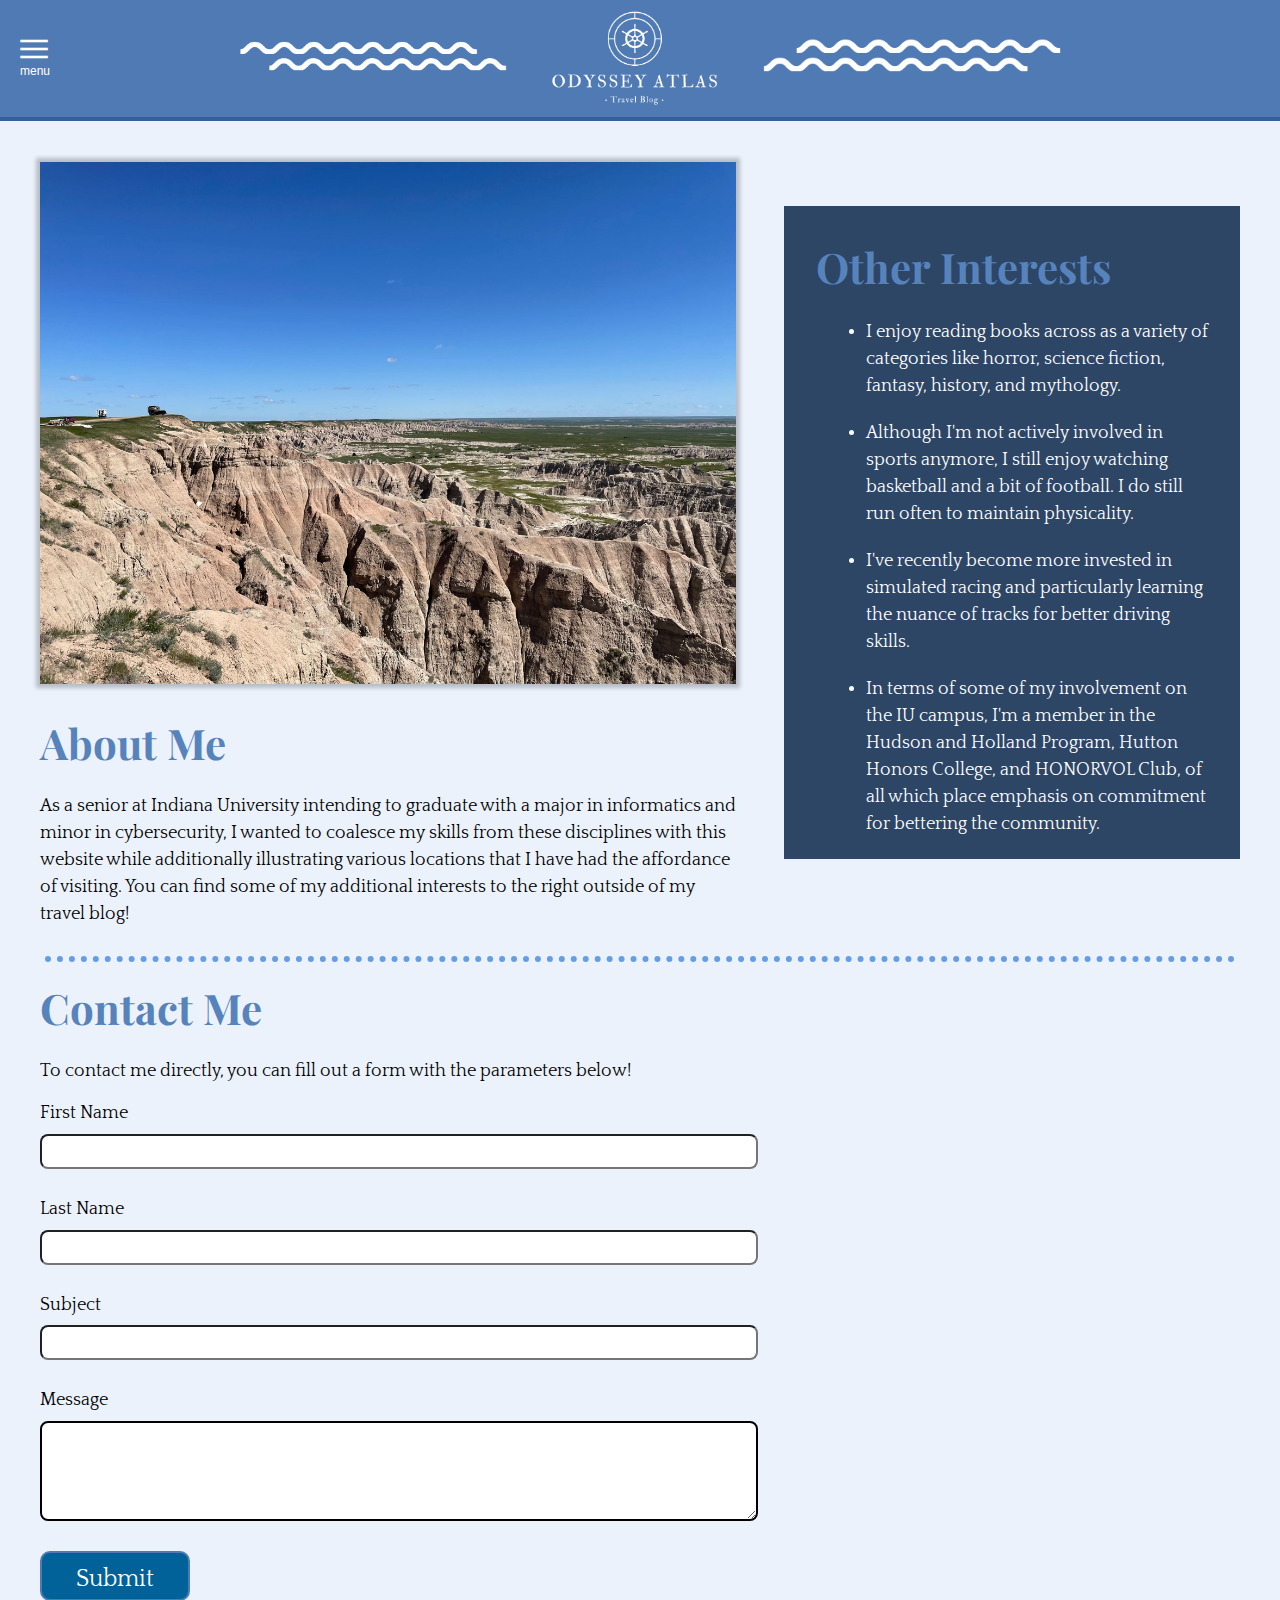
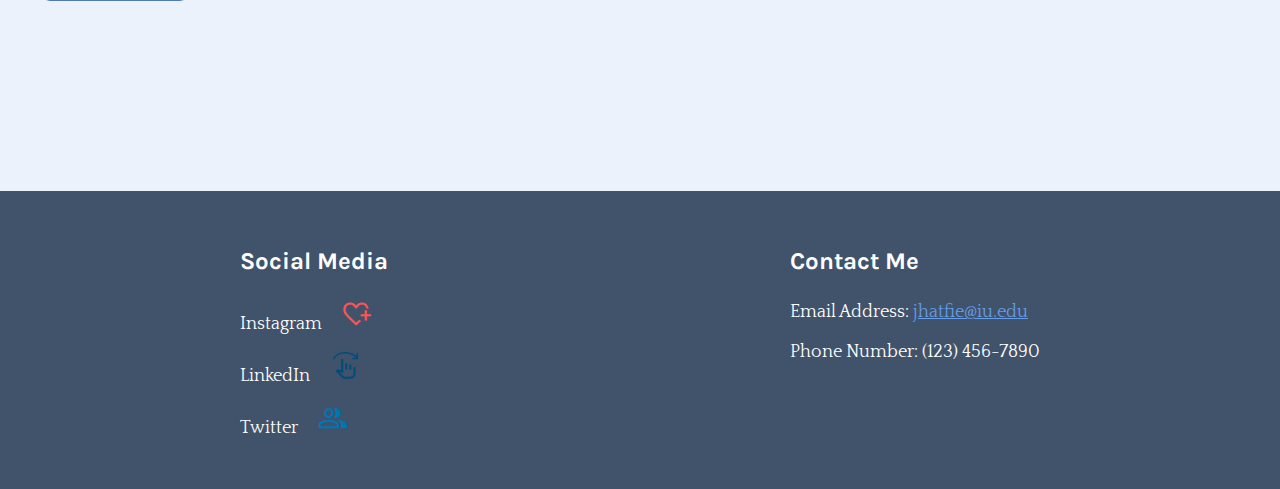
<file: i311-html-travel-blog-project/about.html>
<!DOCTYPE html>
<html lang="en">

<!--
	This HTML page entails the about page of the Final Project, containing a combination of HTML and 
	CSS to add responsive design to the frontend as well as implement one plugin on the page: 
	1) navigation bar. Both flexbox and media queries are utilized for setting flexible pages based 
	on viewport size.

    @author     Josh Hatfield
    @professor  Professor Lee
    @course     INFO-I 360 (Section 8019) | Final Project
    @date       5/2/2023
-->

<head>
	<meta charset="UTF-8">
	<meta http-equiv="X-UA-Compatible" content="IE=edge">
	<meta name="viewport" content="width=device-width, initial-scale=1.0">
	<title>Odyssey Atlas | About</title>

	<!-- STYLESHEETS -->
	<link rel="stylesheet" href="css/normalize.css">

	<!-- Google font for navbar plugin -->
	<link rel="stylesheet"
		href="https://fonts.googleapis.com/css2?family=Material+Symbols+Outlined:opsz,wght,FILL,GRAD@20..48,100..700,0..1,-50..200" />

	<link rel="preconnect" href="https://fonts.googleapis.com">
	<link rel="preconnect" href="https://fonts.gstatic.com" crossorigin>
	<!-- Playfair Display font -->
	<link href="https://fonts.googleapis.com/css2?family=Playfair+Display:ital,wght@0,400;0,700;1,400&display=swap"
		rel="stylesheet">
	<!-- Quattrocento font -->
	<link href="https://fonts.googleapis.com/css2?family=Quattrocento:wght@400;700&display=swap" rel="stylesheet">
	<!-- Karla font -->
	<link href="https://fonts.googleapis.com/css2?family=Karla&display=swap" rel="stylesheet">

	<!-- Custom Styles -->
	<link rel="stylesheet" href="css/styles.css">
</head>

<body>

	<!-- HEADER  -->
	<header class="about-header">
		<!-- NAVIGATION -->
		<nav id="mySidenav" class="sidenav">
			<ul>
				<li><a class="closebtn">&times;</a></li>
				<li><a href="index.html">Home</a></li>
				<li><a href="about.html">About</a></li>
				<li><a href="destinations.html">Destinations</a></li>
				<li><a href="resources.html">Resources</a></li>
			</ul>
		</nav>

		<!-- Open the sidenav with text -->
		<div class="openbtn">
			<span class="material-symbols-outlined menu-button">menu</span>
			<span class="menu-text">menu</span>
		</div>

		<div class="all-over-bkg"></div>

		<div class="header-styling">
			<!-- Waves and logo created using free assets on canva.com  -->
			<img class="waves1" src="images/waves1.png" alt="waves styling">
			<a href="index.html"><img class="logo" src="images/odyssey_atlas.png" alt="Oddsey Atlas Logo"></a>
			<img class="waves2" src="images/waves2.png" alt="waves styling">
		</div>
	</header>

	<!-- **************************************************************************** -->

	<!-- MAIN CONTENT -->
	<main>

		<!-- Article 1 with max width container set -->
		<article>
			<div class="about-container">
				<!-- Identified for floating sections next to each other -->
				<section class="left">
					<img class="about-img" src="images/hills.jpg" alt="Badlands, South Dakota, 2021"
						title="Badlands, South Dakota, 2021">
					<h1>About Me</h1>
					<p>As a senior at Indiana University intending to graduate with a major in informatics and minor in
						cybersecurity, I wanted to coalesce my skills from these disciplines with this website while
						additionally illustrating various locations that I have had the affordance of visiting. You can
						find some of my additional interests to the right outside of my travel blog!</p>
				</section>
				<!-- Identified for floating sections next to each other -->
				<section class="right">
					<h1>Other Interests</h1>
					<ul>
						<li>I enjoy reading books across as a variety of categories like horror, science fiction,
							fantasy, history, and mythology.</li>
						<li>Although I'm not actively involved in sports anymore, I still enjoy watching basketball and
							a bit of football. I do still run often to maintain physicality.</li>
						<li>I've recently become more invested in simulated racing and particularly learning the nuance
							of tracks for better driving skills.</li>
						<li>In terms of some of my involvement on the IU campus, I'm a member in the Hudson and Holland
							Program, Hutton Honors College, and HONORVOL Club, of all which place emphasis on commitment
							for bettering the community.</li>
					</ul>
				</section>
			</div>
		</article>

		<!-- Blue dotted line -->
		<div class="line"></div>

		<!-- Article 2 with max width container set -->
		<article class="contact-me">
			<section class="about-container-2">
				<h1>Contact Me</h1>
				<p>To contact me directly, you can fill out a form with the parameters below!</p>

				<!-- Form has been implemented on the frontend but does not utilize PHP for the sake
				of this project -->
				<form action="#">
					<label>First Name</label>
					<input type="text" class="fname" maxlength="20" pattern="^([A-Z][a-z]{0,})"
						title="Enter only alphabetic letters with first letter capitalized.">

					<label>Last Name</label>
					<input type="text" class="lname" maxlength="20"
						pattern="^([A-Z]{1,}[a-z]{0,}*'?-?[a-zA-Z]\s?([a-zA-Z])?)"
						title="Enter only alphabetic letters with first letter capitalized.">

					<label>Subject</label>
					<input type="text" class="subject" maxlength="20"
						pattern="^([A-Z]{1,}[a-z]{0,}*'?-?[a-zA-Z]\s?([a-zA-Z])?)"
						title="Enter only alphabetic letters with first letter capitalized.">

					<label>Message</label>
					<textarea class="subject" maxlength="256"
						title="Enter only alphabetic letters with first letter capitalized."></textarea>
				</form>

				<!-- Submit button that doesn't link to any backend page or process -->
				<a class="submit-form-btn" href="#" title="Submit Contact Form">Submit</a>
			</section>
		</article>

		<!-- FOOTER -->
		<footer>
			<div class="footer-container">
				<section class="social-media">
					<h2>Social Media</h2>
					<div class="social">
						<!-- Default social media icons -->
						<p>Instagram<a href="#" title="Instagram Link"><span
									class="material-symbols-outlined instagram">heart_plus</span></a></p>
						<p>LinkedIn<a href="#" title="LinkedIn Link"><span
									class="material-symbols-outlined linkedin">swipe_right</span></a></p>
						<p>Twitter<a href="#" title="Twitter Link"><span
									class="material-symbols-outlined twitter">group</span></a></p>
					</div>
				</section>
				<section>
					<h2>Contact Me</h2>
					<p>Email Address: <a href="mailto:jhatfie@iu.edu"
							title="Email to: jhatfie@iu.edu">jhatfie@iu.edu</a></p>
					<p>Phone Number: (123) 456-7890</p>
				</section>
			</div>
		</footer>
	</main>

	<!-- **************************************************************************** -->

	<!-- JAVASCRIPT -->
	<!-- Responsive side push navigation w/ opacity in nav.js file -->
	<script src="js/nav.js"></script>

</body>

</html>
</file>
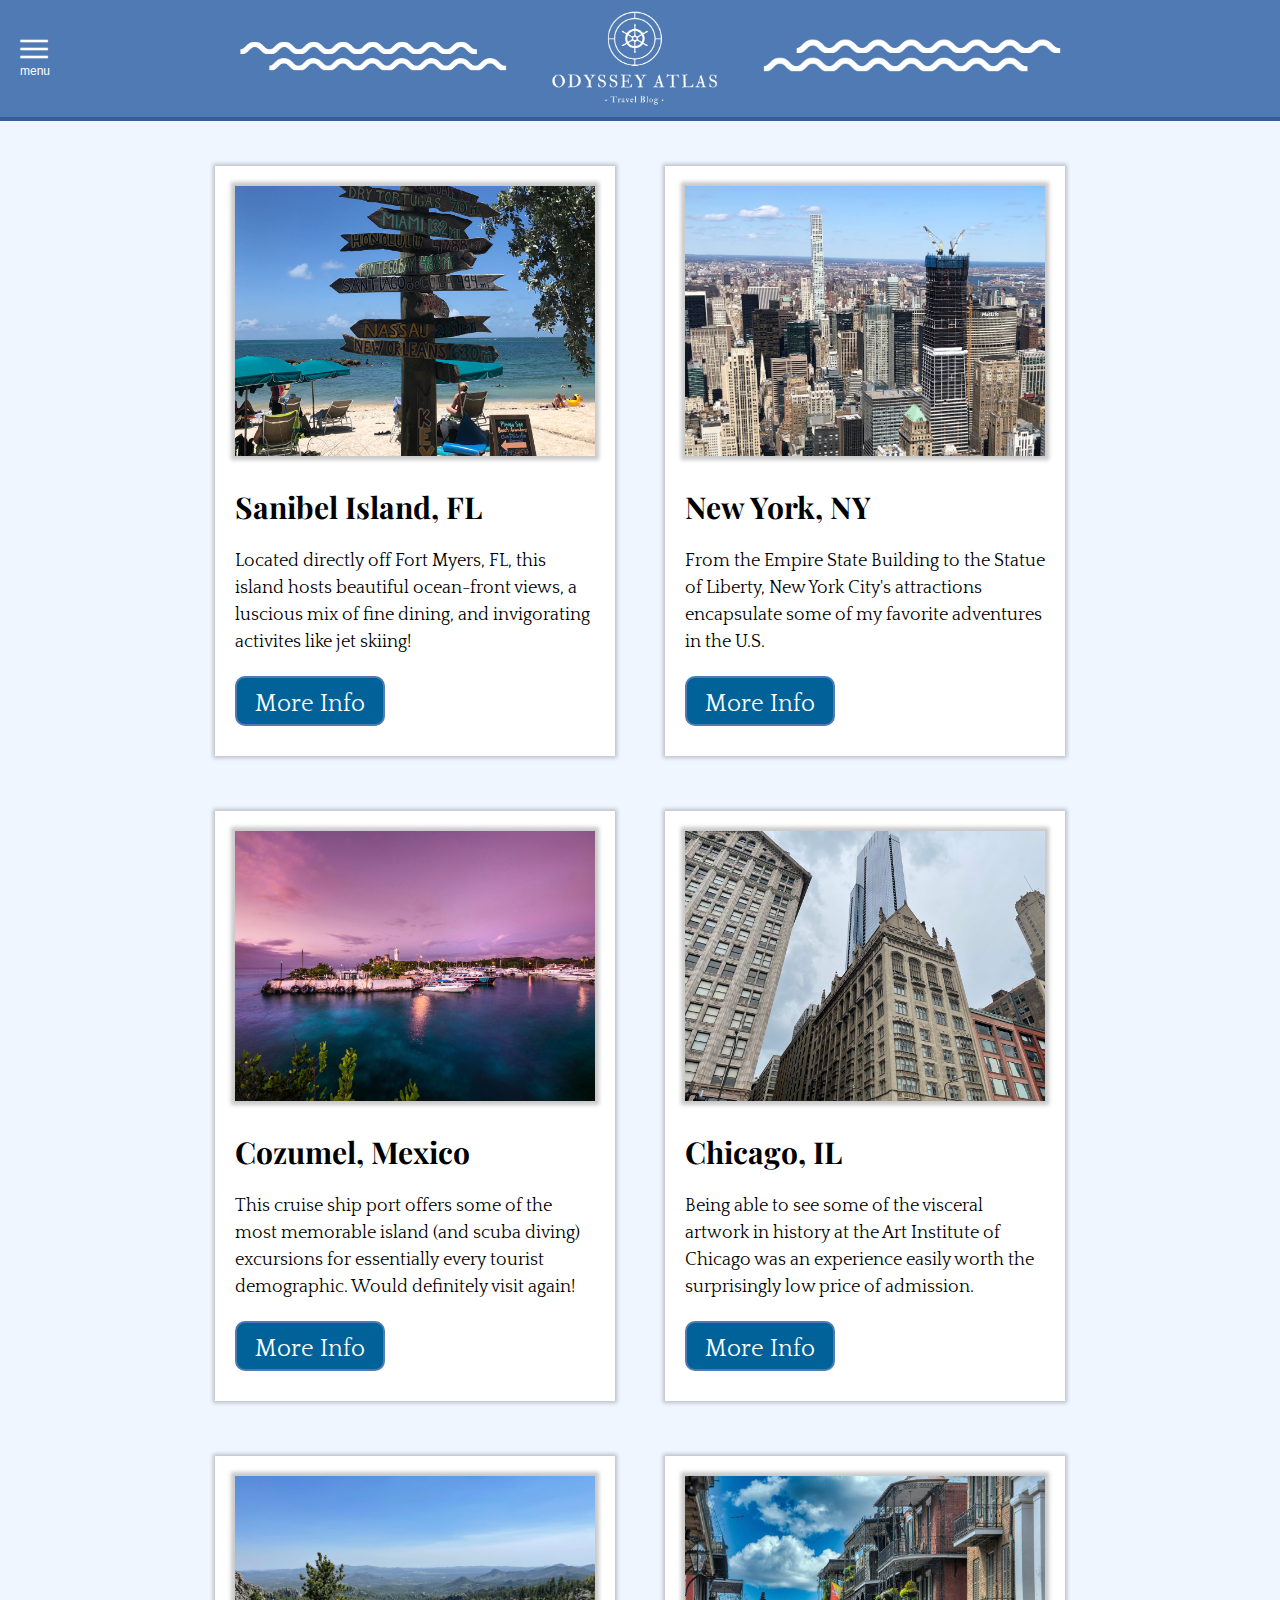
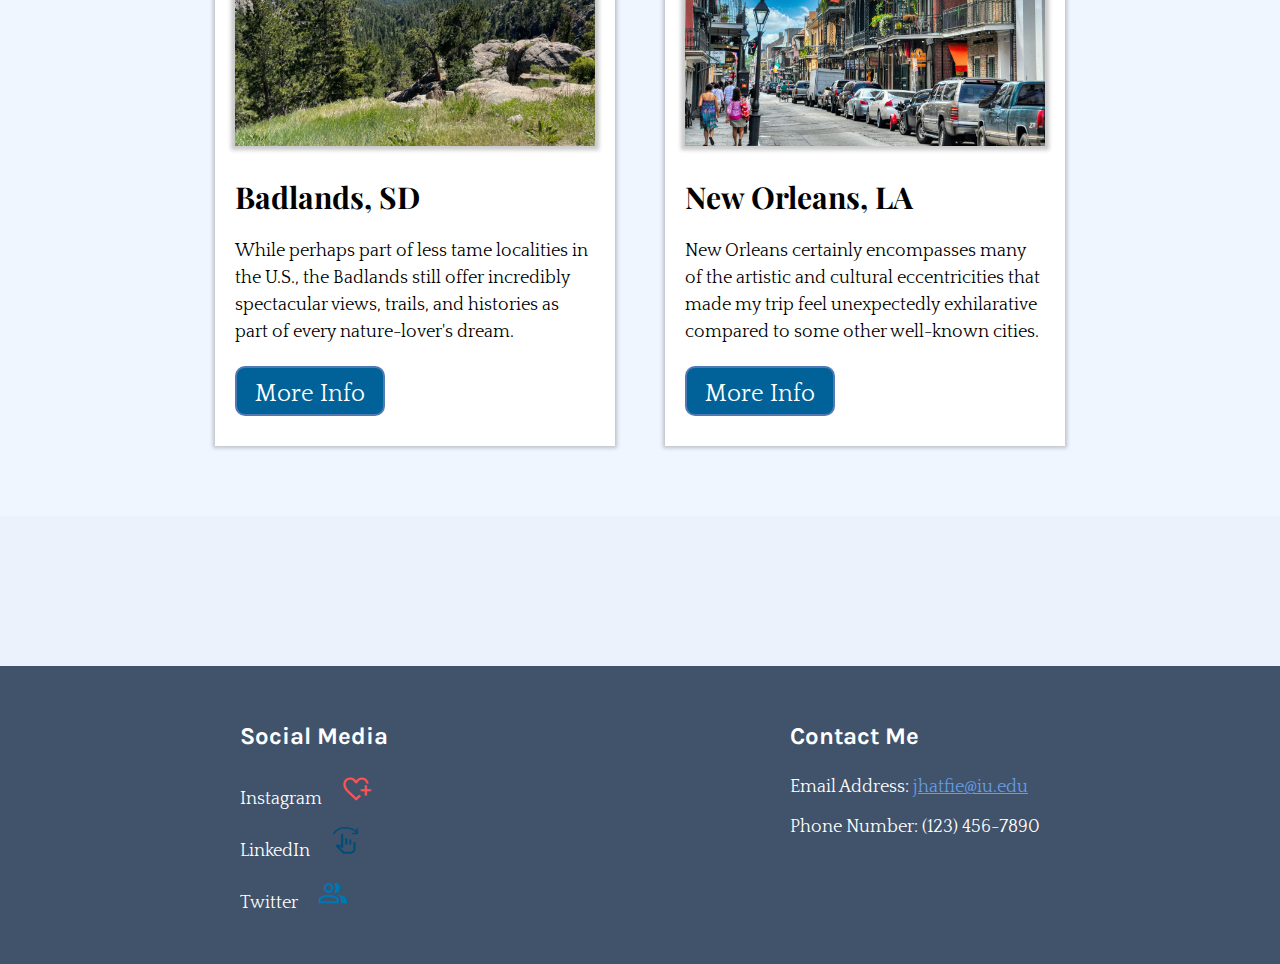
<file: i311-html-travel-blog-project/destinations.html>
<!DOCTYPE html>
<html lang="en">

<!--
	This HTML page entails the destinations page of the Final Project, containing a combination of HTML and 
	CSS to add responsive design to the frontend as well as implement one plugin on the page: 
	1) navigation bar. Both flexbox and media queries are utilized for setting flexible pages based 
	on viewport size.

    @author     Josh Hatfield
    @professor  Professor Lee
    @course     INFO-I 360 (Section 8019) | Final Project
    @date       5/2/2023
-->

<head>
	<meta charset="UTF-8">
	<meta http-equiv="X-UA-Compatible" content="IE=edge">
	<meta name="viewport" content="width=device-width, initial-scale=1.0">
	<title>Odyssey Atlas | Destinations</title>

	<!-- STYLESHEETS -->
	<link rel="stylesheet" href="css/normalize.css">

	<!-- Google font for navbar plugin -->
	<link rel="stylesheet"
		href="https://fonts.googleapis.com/css2?family=Material+Symbols+Outlined:opsz,wght,FILL,GRAD@20..48,100..700,0..1,-50..200" />

	<link rel="preconnect" href="https://fonts.googleapis.com">
	<link rel="preconnect" href="https://fonts.gstatic.com" crossorigin>
	<!-- Playfair Display font -->
	<link href="https://fonts.googleapis.com/css2?family=Playfair+Display:ital,wght@0,400;0,700;1,400&display=swap"
		rel="stylesheet">
	<!-- Quattrocento font -->
	<link href="https://fonts.googleapis.com/css2?family=Quattrocento:wght@400;700&display=swap" rel="stylesheet">
	<!-- Karla font -->
	<link href="https://fonts.googleapis.com/css2?family=Karla&display=swap" rel="stylesheet">

	<!-- Custom Styles -->
	<link rel="stylesheet" href="css/styles.css">
</head>

<body>

	<!-- HEADER  -->
	<header>
		<!-- NAVIGATION -->
		<nav id="mySidenav" class="sidenav">
			<ul>
				<li><a class="closebtn">&times;</a></li>
				<li><a href="index.html">Home</a></li>
				<li><a href="about.html">About</a></li>
				<li><a href="destinations.html">Destinations</a></li>
				<li><a href="resources.html">Resources</a></li>
			</ul>
		</nav>

		<!-- Open the sidenav with text -->
		<div class="openbtn">
			<span class="material-symbols-outlined menu-button">menu</span>
			<span class="menu-text">menu</span>
		</div>

		<div class="all-over-bkg"></div>

		<div class="header-styling">
			<!-- Waves and logo created using free assets on canva.com  -->
			<img class="waves1" src="images/waves1.png" alt="waves styling">
			<a href="index.html"><img class="logo" src="images/odyssey_atlas.png" alt="Oddsey Atlas Logo"></a>
			<img class="waves2" src="images/waves2.png" alt="waves styling">
		</div>
	</header>

	<!-- **************************************************************************** -->

	<!-- MAIN CONTENT -->
	<main>

		<!-- Article 1 with max width container set -->
		<article class="destinations-page">
			<div class="destinations-container">
				<!-- Flexes cards based on max width set -->
				<div class="row1">
					<section class="card">
						<a href="sanibel-island.html"><img src="images/sanibel_island2.jpg"
								alt="Sanibel Island Sign, 2022" title="Sanibel Island Sign, 2022"></a>
						<a href="sanibel-island.html" title="Sanibel Island, FL Link">
							<h1>Sanibel Island, FL</h1>
						</a>
						<p>Located directly off Fort Myers, FL, this island hosts beautiful ocean-front views, a
							luscious
							mix of fine dining, and invigorating activites like jet skiing!</p>
						<a class="location-btn" href="sanibel-island.html" title="More Info">More Info</a>
					</section>
					<section class="card">
						<a href="sanibel-island.html"><img src="images/new_york3.jpg" alt="New York Skyline, 2019"
								title="New York Skyline, 2019"></a>
						<a href="sanibel-island.html" title="New York, NY Link">
							<h1>New York, NY</h1>
						</a>
						<p>From the Empire State Building to the Statue of Liberty, New York City's attractions
							encapsulate some of my favorite adventures in the U.S.</p>
						<a class="location-btn" href="sanibel-island.html" title="More Info">More Info</a>
					</section>
					<section class="card">
						<!-- Image Attribution: Nadine Biezmienove on Pexels -->
						<!-- Retrieved from: https://www.pexels.com/photo/dock-under-purple-sky-2439004/ -->
						<a href="sanibel-island.html"><img src="images/cozumel.jpg" alt="Cozumel Sunset on Water, 2022"
								title="Cozumel Sunset on Water, 2022"></a>
						<a href="sanibel-island.html" title="Cozumel, Mexico Link">
							<h1>Cozumel, Mexico</h1>
						</a>
						<p>This cruise ship port offers some of the most memorable island (and scuba diving)
							excursions for essentially every tourist demographic. Would definitely visit again!</p>
						<a class="location-btn" href="sanibel-island.html" title="More Info">More Info</a>
					</section>
					<section class="card">
						<a href="sanibel-island.html"><img src="images/chicago.jpg"
								alt="Chicago Architecture, Cloudy Sky 2021"
								title="Chicago Architecture, Cloudy Sky 2021"></a>
						<a href="sanibel-island.html" title="Chicago, IL Link">
							<h1>Chicago, IL</h1>
						</a>
						<p>Being able to see some of the visceral artwork in history at the Art Institute of Chicago was
							an experience easily worth the surprisingly low price of admission.</p>
						<a class="location-btn" href="sanibel-island.html" title="More Info">More Info</a>
					</section>
					<section class="card">
						<a href="sanibel-island.html"><img src="images/badlands.jpg"
								alt="South Dakota Hills near Mount Rushmore, 2021"
								title="South Dakota Hills near Mount Rushmore, 2021"></a>
						<a href="sanibel-island.html" title="South Dakota Hills, SD Link">
							<h1>Badlands, SD</h1>
						</a>
						<p>While perhaps part of less tame localities in the U.S., the Badlands still offer incredibly
							spectacular views, trails, and histories as part of every nature-lover's dream.</p>
						<a class="location-btn" href="sanibel-island.html" title="More Info">More Info</a>
					</section>
					<section class="card">
						<!-- Image Attribution: KEN COOPER on Pexels -->
						<!-- Retrieved from: https://www.pexels.com/photo/cars-parked-on-the-roadside-near-city-buildings-6379409/ -->
						<a href="sanibel-island.html"><img src="images/new_orleans.jpg" alt="New Orleans Street on Sunny Day, 2017" 
								title="New Orleans Street on Sunny Day, 2017"></a>
						<a href="sanibel-island.html" title="New Orleans, LA Link">
							<h1>New Orleans, LA</h1>
						</a>
						<p>New Orleans certainly encompasses many of the artistic and cultural eccentricities that made
							my trip feel unexpectedly exhilarative compared to some other well-known cities.</p>
						<a class="location-btn" href="sanibel-island.html" title="More Info">More Info</a>
					</section>
				</div>
			</div>
		</article>

		<!-- FOOTER -->
		<footer>
			<div class="footer-container">
				<section class="social-media">
					<h2>Social Media</h2>
					<div class="social">
						<!-- Default social media icons -->
						<p>Instagram<a href="#" title="Instagram Link"><span
									class="material-symbols-outlined instagram">heart_plus</span></a></p>
						<p>LinkedIn<a href="#" title="LinkedIn Link"><span
									class="material-symbols-outlined linkedin">swipe_right</span></a></p>
						<p>Twitter<a href="#" title="Twitter Link"><span
									class="material-symbols-outlined twitter">group</span></a></p>
					</div>
				</section>
				<section>
					<h2>Contact Me</h2>
					<p>Email Address: <a href="mailto:jhatfie@iu.edu"
							title="Email to: jhatfie@iu.edu">jhatfie@iu.edu</a></p>
					<p>Phone Number: (123) 456-7890</p>
				</section>
			</div>
		</footer>
	</main>

	<!-- **************************************************************************** -->

	<!-- JAVASCRIPT -->
	<!-- Responsive side push navigation w/ opacity in nav.js file -->
	<script src="js/nav.js"></script>

</body>

</html>
</file>
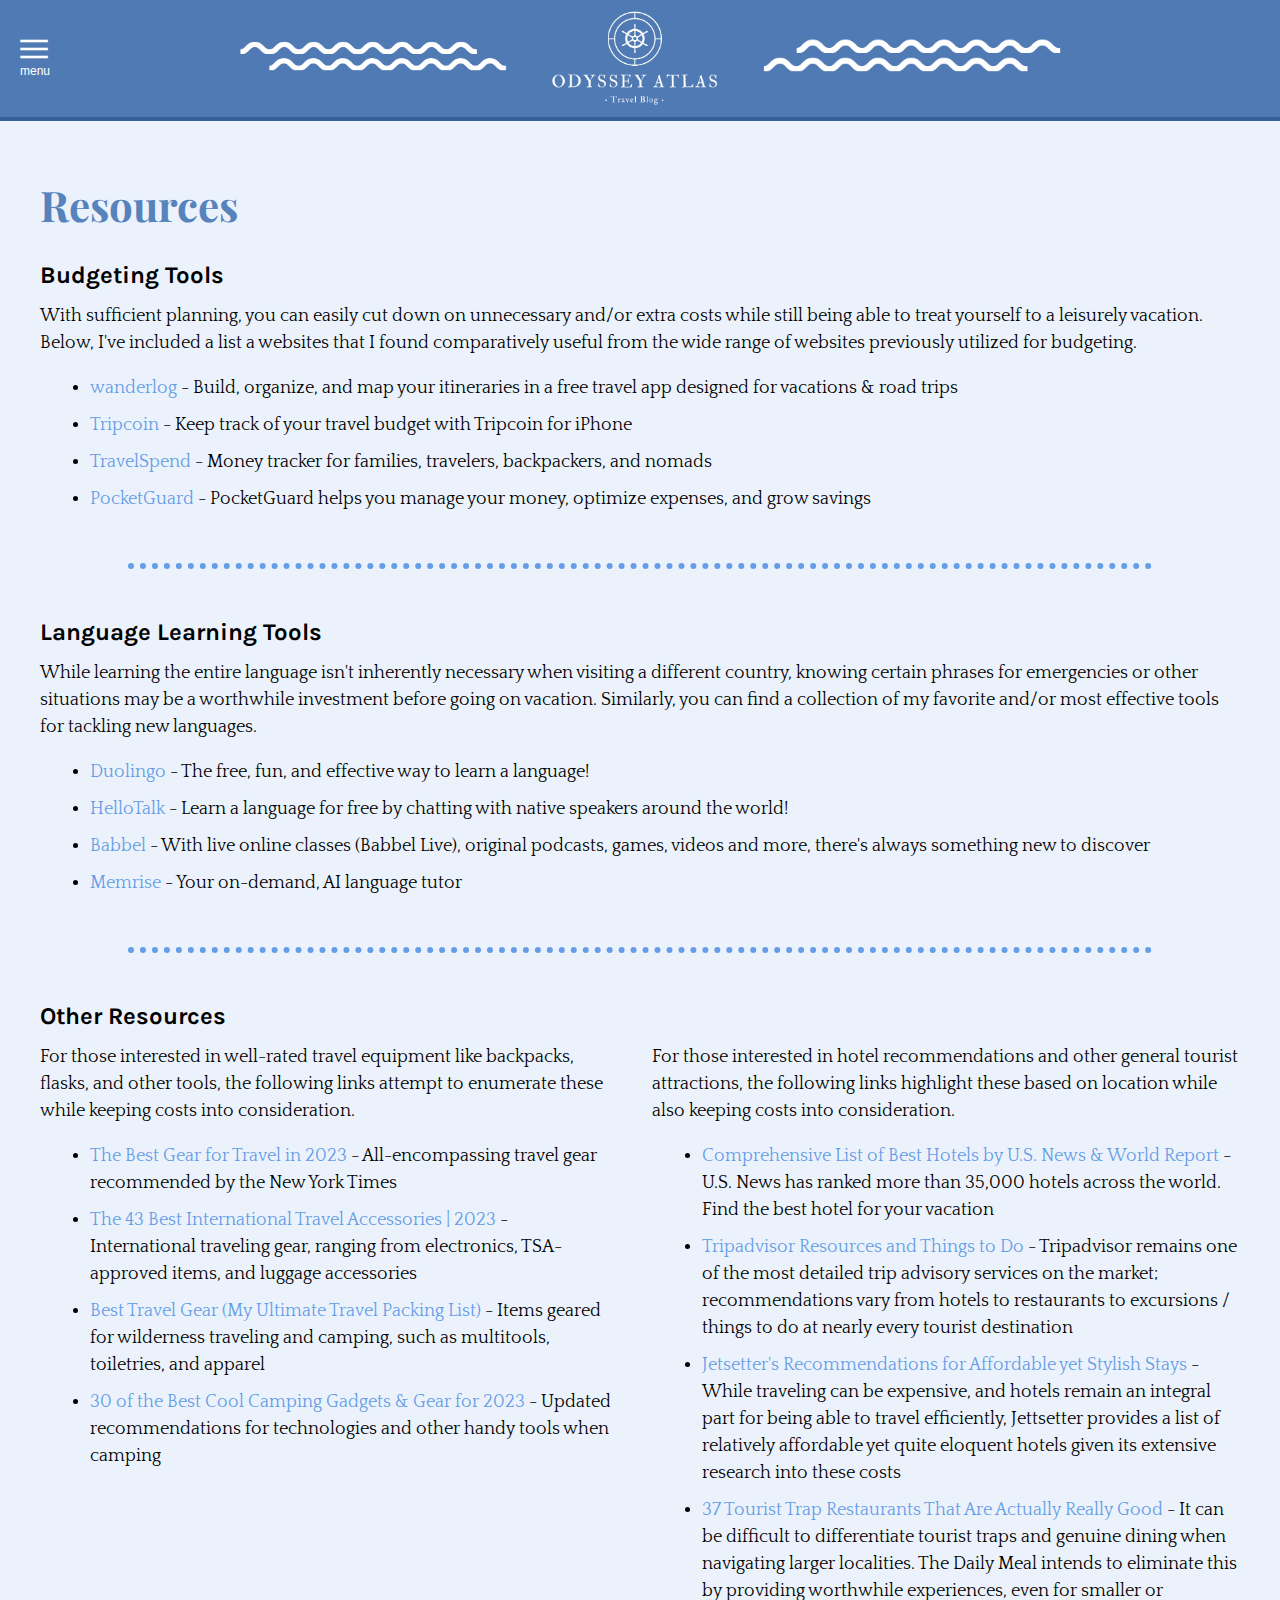
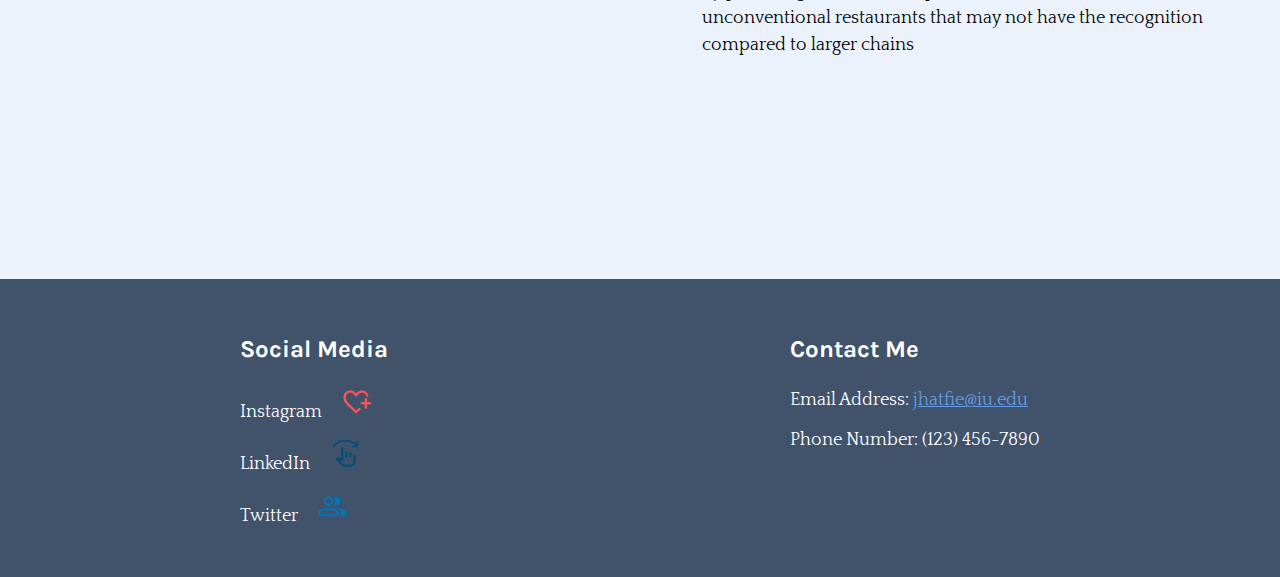
<file: i311-html-travel-blog-project/resources.html>
<!DOCTYPE html>
<html lang="en">

<!--
	This HTML page entails the resources page of the Final Project, containing a combination of HTML and 
	CSS to add responsive design to the frontend as well as implement one plugin on the page: 
	1) navigation bar. Both flexbox and media queries are utilized for setting flexible pages based 
	on viewport size.

    @author     Josh Hatfield
    @professor  Professor Lee
    @course     INFO-I 360 (Section 8019) | Final Project
    @date       5/2/2023
-->

<head>
	<meta charset="UTF-8">
	<meta http-equiv="X-UA-Compatible" content="IE=edge">
	<meta name="viewport" content="width=device-width, initial-scale=1.0">
	<title>Odyssey Atlas | Resources</title>

	<!-- STYLESHEETS -->
	<link rel="stylesheet" href="css/normalize.css">

	<!-- Google font for navbar plugin -->
	<link rel="stylesheet"
		href="https://fonts.googleapis.com/css2?family=Material+Symbols+Outlined:opsz,wght,FILL,GRAD@20..48,100..700,0..1,-50..200" />

	<link rel="preconnect" href="https://fonts.googleapis.com">
	<link rel="preconnect" href="https://fonts.gstatic.com" crossorigin>
	<!-- Playfair Display font -->
	<link href="https://fonts.googleapis.com/css2?family=Playfair+Display:ital,wght@0,400;0,700;1,400&display=swap"
		rel="stylesheet">
	<!-- Quattrocento font -->
	<link href="https://fonts.googleapis.com/css2?family=Quattrocento:wght@400;700&display=swap" rel="stylesheet">
	<!-- Karla font -->
	<link href="https://fonts.googleapis.com/css2?family=Karla&display=swap" rel="stylesheet">

	<!-- Custom Styles -->
	<link rel="stylesheet" href="css/styles.css">
</head>

<body>

	<!-- HEADER  -->
	<header>
		<!-- NAVIGATION -->
		<nav id="mySidenav" class="sidenav">
			<ul>
				<li><a class="closebtn">&times;</a></li>
				<li><a href="index.html">Home</a></li>
				<li><a href="about.html">About</a></li>
				<li><a href="destinations.html">Destinations</a></li>
				<li><a href="resources.html">Resources</a></li>
			</ul>
		</nav>

		<!-- Open the sidenav with text -->
		<div class="openbtn">
			<span class="material-symbols-outlined menu-button">menu</span>
			<span class="menu-text">menu</span>
		</div>

		<div class="all-over-bkg"></div>

		<div class="header-styling">
			<!-- Waves and logo created using free assets on canva.com  -->
			<img class="waves1" src="images/waves1.png" alt="waves styling">
			<a href="index.html"><img class="logo" src="images/odyssey_atlas.png" alt="Oddsey Atlas Logo"></a>
			<img class="waves2" src="images/waves2.png" alt="waves styling">
		</div>
	</header>

	<!-- **************************************************************************** -->

	<!-- MAIN CONTENT -->
	<main>

		<!-- Article 1 with max width container set -->
		<article>
			<section class="resources-container">
				<h1>Resources</h1>
				<h2>Budgeting Tools</h2>
				<p>With sufficient planning, you can easily cut down on unnecessary and/or extra costs while still being
					able to treat yourself to a leisurely vacation. Below, I've included a list a websites that I
					found comparatively useful from the wide range of websites previously utilized for budgeting.</p>
				<ul>
					<li><a target="_blank" href="https://wanderlog.com/" title="wanderlog Link">wanderlog</a> - Build,
						organize, and map your itineraries in a free travel app designed for vacations & road trips</li>
					<li><a target="_blank" href="https://tripcoinapp.com/" title="Tripcoin Link">Tripcoin</a> - Keep
						track of your travel budget with Tripcoin for iPhone</li>
					<li><a target="_blank" href="https://travel-spend.com/" title="TravelSpend Link">TravelSpend</a> -
						Money tracker for families, travelers, backpackers, and nomads</li>
					<li><a target="_blank" href="https://pocketguard.com/" title="PocketGuard Link">PocketGuard</a> -
						PocketGuard helps you manage your money, optimize expenses, and grow savings</li>
				</ul>
			</section>
		</article>

		<!-- Blue dotted line -->
		<div class="line2"></div>

		<!-- Article 2 with max width container set -->
		<article>
			<section class="resources-container">
				<h2>Language Learning Tools</h2>
				<p>While learning the entire language isn't inherently necessary when visiting a different country,
					knowing certain phrases for emergencies or other situations may be a worthwhile investment before
					going on vacation. Similarly, you can find a collection of my favorite and/or most effective tools
					for tackling new languages.</p>
				<ul>
					<li><a target="_blank" href="https://www.duolingo.com/" title="Duolingo Link">Duolingo</a> - The
						free, fun, and effective way to learn a language!</li>
					<li><a target="_blank" href="https://www.hellotalk.com/" title="HelloTalk Link">HelloTalk</a> -
						Learn a language for free by chatting with native speakers around the world!</li>
					<li><a target="_blank" href="https://www.babbel.com/" title="Babbel Link">Babbel</a> - With live
						online classes (Babbel Live), original podcasts, games, videos and more, there's always
						something new to discover</li>
					<li><a target="_blank" href="https://www.memrise.com/" title="Memrise Link">Memrise</a> - Your
						on-demand, AI language tutor</li>
				</ul>
			</section>
		</article>

		<!-- Blue dotted line -->
		<div class="line2"></div>

		<!-- Article 3 with max width container set -->
		<article>
			<div class="resources-container">
				<h2>Other Resources</h2>
				<!-- Flexes two sections with separate text and links on each column -->
				<div class="other-resources">
					<section class="resources-section-1">
						<p>For those interested in well-rated travel equipment like backpacks, flasks, and other tools,
							the following links attempt to enumerate these while keeping costs into consideration.</p>
						<ul>
							<li><a target="_blank" href="https://www.nytimes.com/wirecutter/reviews/travel-guide/"
									title="The Best Gear for Travel in 2023 Link">The Best Gear for Travel in 2023</a> -
								All-encompassing travel gear recommended by the New York Times</li>
							<li><a target="_blank"
									href="https://travelwandergrow.com/best-international-travel-accessories-2018"
									title="The 43 Best International Travel Accessories | 2023 Link">The 43 Best
									International Travel Accessories | 2023</a> - International traveling gear, ranging
								from electronics, TSA-approved items, and luggage accessories</li>
							<li><a target="_blank" href="https://expertvagabond.com/travel-gear-guide/"
									title="Best Travel Gear (My Ultimate Travel Packing List) Link">Best Travel Gear (My
									Ultimate Travel Packing List)</a> - Items geared for wilderness traveling and
								camping, such as multitools, toiletries, and apparel</li>
							<li><a target="_blank" href="https://www.werd.com/best-camping-gadgets-gear/"
									title="30 of the Best Cool Camping Gadgets & Gear for 2023 Link">30 of the Best Cool
									Camping Gadgets & Gear for 2023</a> - Updated recommendations for technologies and
								other handy tools when camping</li>
						</ul>
					</section>
					<section class="resources-section-2">
						<p>For those interested in hotel recommendations and other general tourist attractions,
							the following links highlight these based on location while also keeping costs into
							consideration.</p>
						<ul>
							<li><a target="_blank" href="https://travel.usnews.com/hotels/" title="Comprehensive List of Best Hotels Link">Comprehensive List of Best Hotels by U.S. News & World Report</a> - U.S. News has ranked more than 35,000 hotels across the world. Find the best hotel for your vacation</li>
							<li><a target="_blank" href="https://www.tripadvisor.com/" title="Tripadvisor Link">Tripadvisor Resources and Things to Do</a> - Tripadvisor remains one of the most detailed trip advisory services on the market; recommendations vary from hotels to restaurants to excursions / things to do at nearly every tourist destination</li>
							<li><a target="_blank" href="https://www.jetsetter.com/magazine/coolest-cheapest-hotels/" title="Jetsetter's Recommendations for Affordable yet Stylish Stays Link">Jetsetter's Recommendations for Affordable yet Stylish Stays</a> - While traveling can be expensive, and hotels remain an integral part for being able to travel efficiently, Jettsetter provides a list of relatively affordable yet quite eloquent hotels given its extensive research into these costs</li>
							<li><a target="_blank" href="https://www.thedailymeal.com/eat/best-tourist-restaurants-america-list" title="37 Tourist Trap Restaurants That Are Actually Really Good Link">37 Tourist Trap Restaurants That Are Actually Really Good</a> - It can be difficult to differentiate tourist traps and genuine dining when navigating larger localities. The Daily Meal intends to eliminate this by providing worthwhile experiences, even for smaller or unconventional restaurants that may not have the recognition compared to larger chains</li>
						</ul>
					</section>
					<p></p>
				</div>
			</div>
		</article>

		<!-- FOOTER -->
		<footer>
			<div class="footer-container">
				<section class="social-media">
					<h2>Social Media</h2>
					<div class="social">
						<!-- Default social media icons -->
						<p>Instagram<a href="#" title="Instagram Link"><span
									class="material-symbols-outlined instagram">heart_plus</span></a></p>
						<p>LinkedIn<a href="#" title="LinkedIn Link"><span
									class="material-symbols-outlined linkedin">swipe_right</span></a></p>
						<p>Twitter<a href="#" title="Twitter Link"><span
									class="material-symbols-outlined twitter">group</span></a></p>
					</div>
				</section>
				<section>
					<h2>Contact Me</h2>
					<p>Email Address: <a href="mailto:jhatfie@iu.edu"
							title="Email to: jhatfie@iu.edu">jhatfie@iu.edu</a></p>
					<p>Phone Number: (123) 456-7890</p>
				</section>
			</div>
		</footer>
	</main>

	<!-- **************************************************************************** -->

	<!-- JAVASCRIPT -->
	<!-- Responsive side push navigation w/ opacity in nav.js file -->
	<script src="js/nav.js"></script>

</body>

</html>
</file>
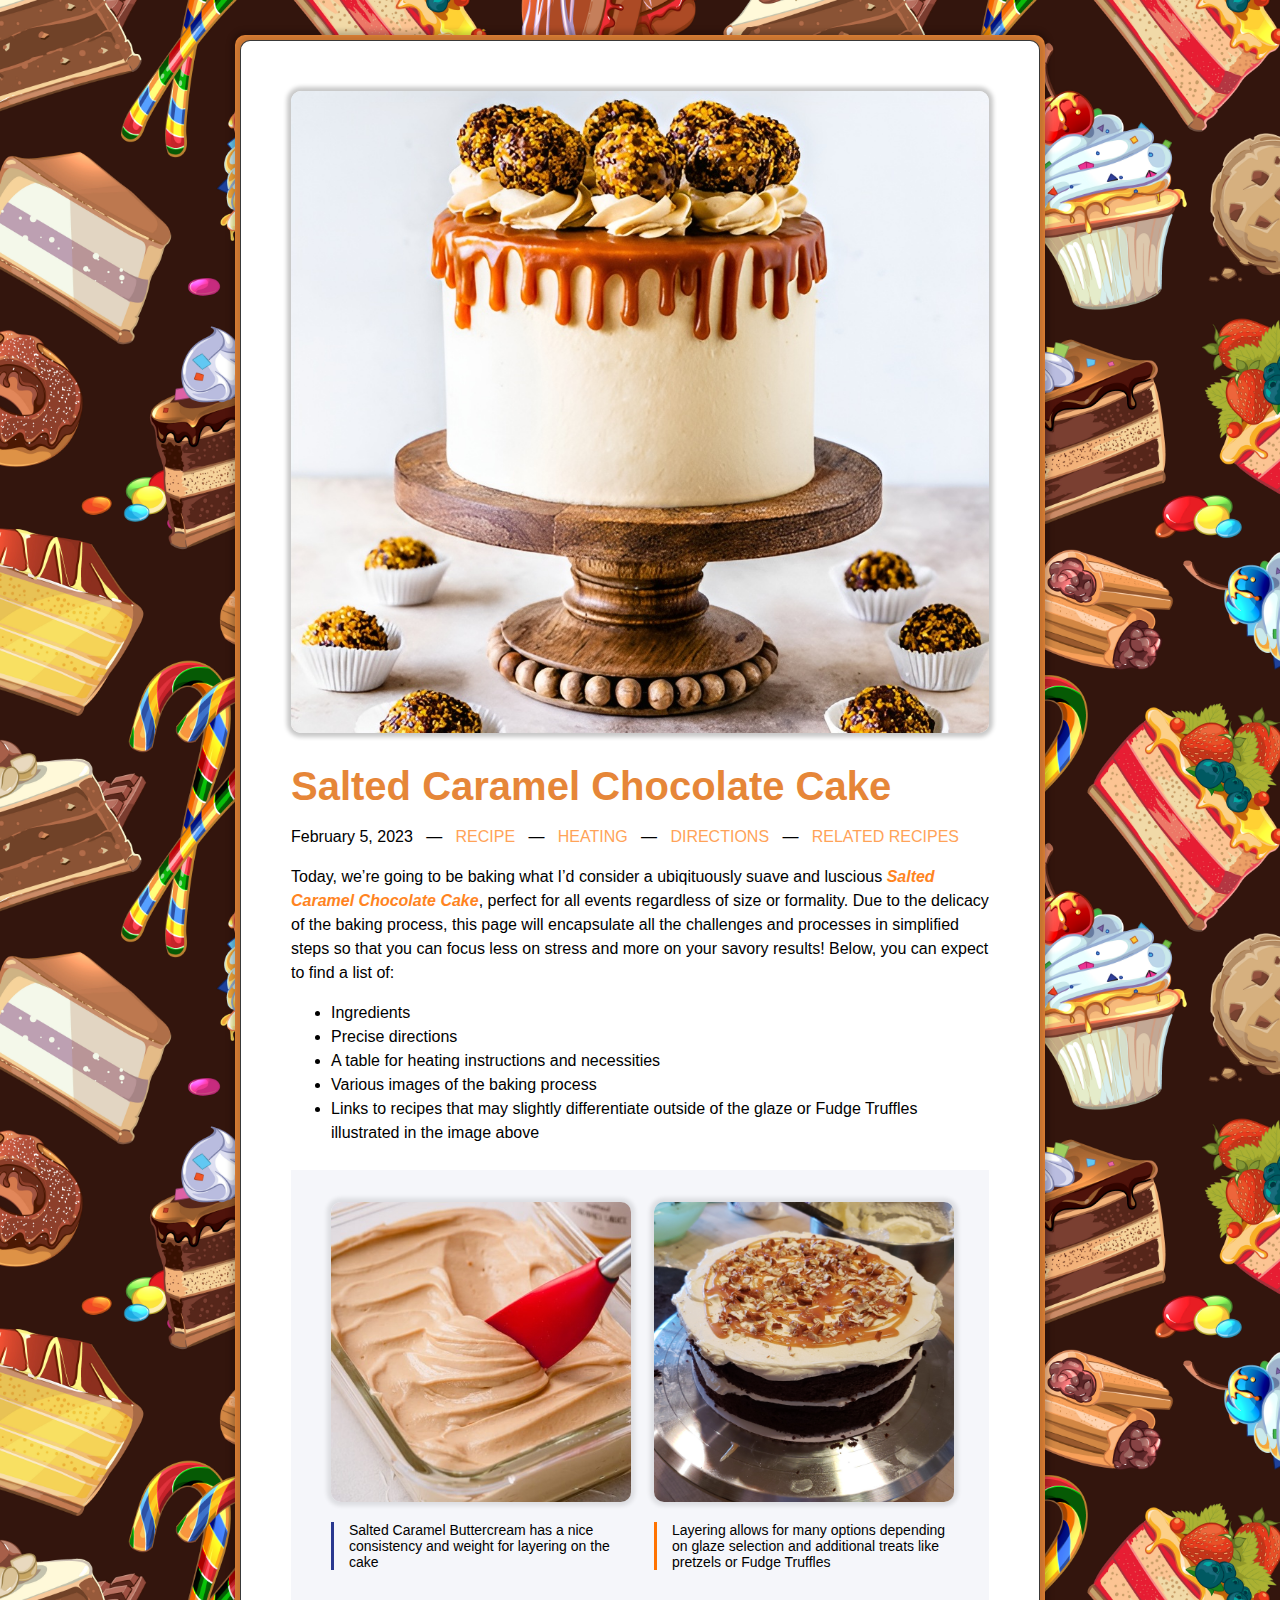
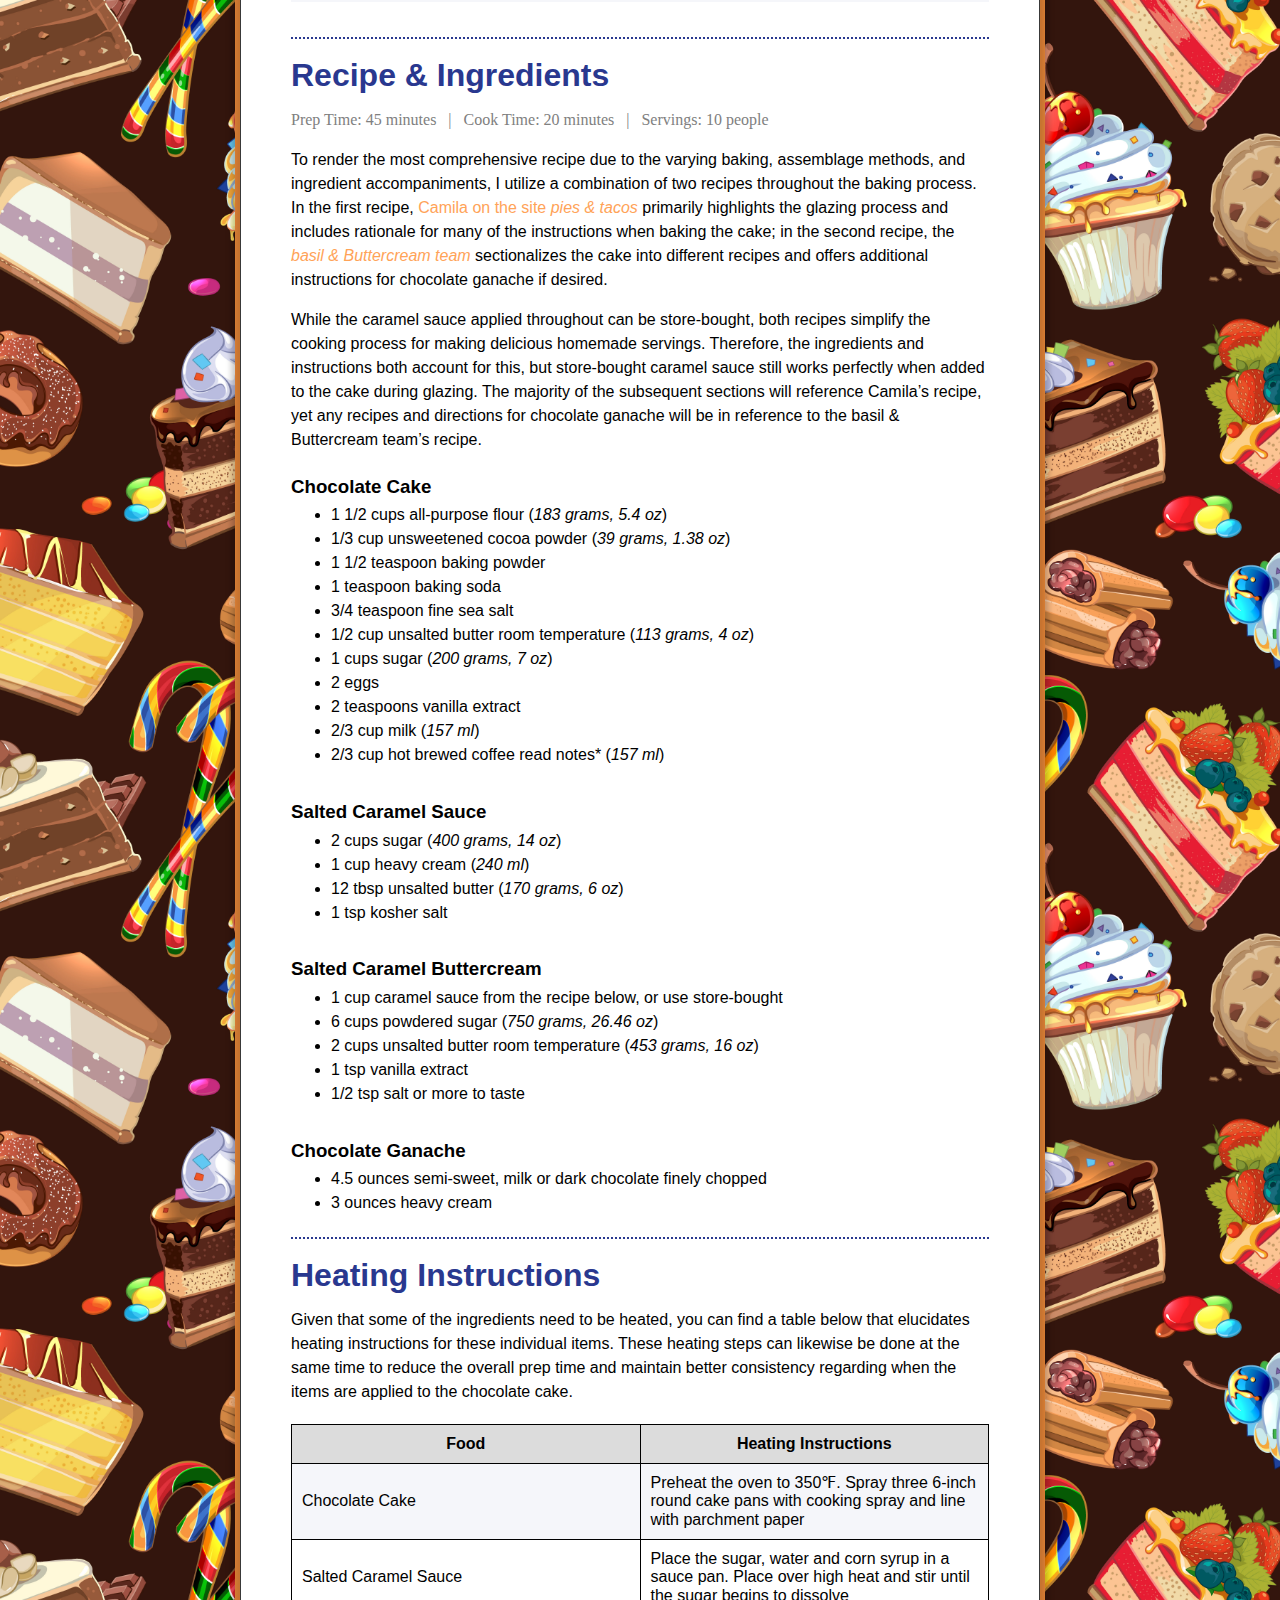
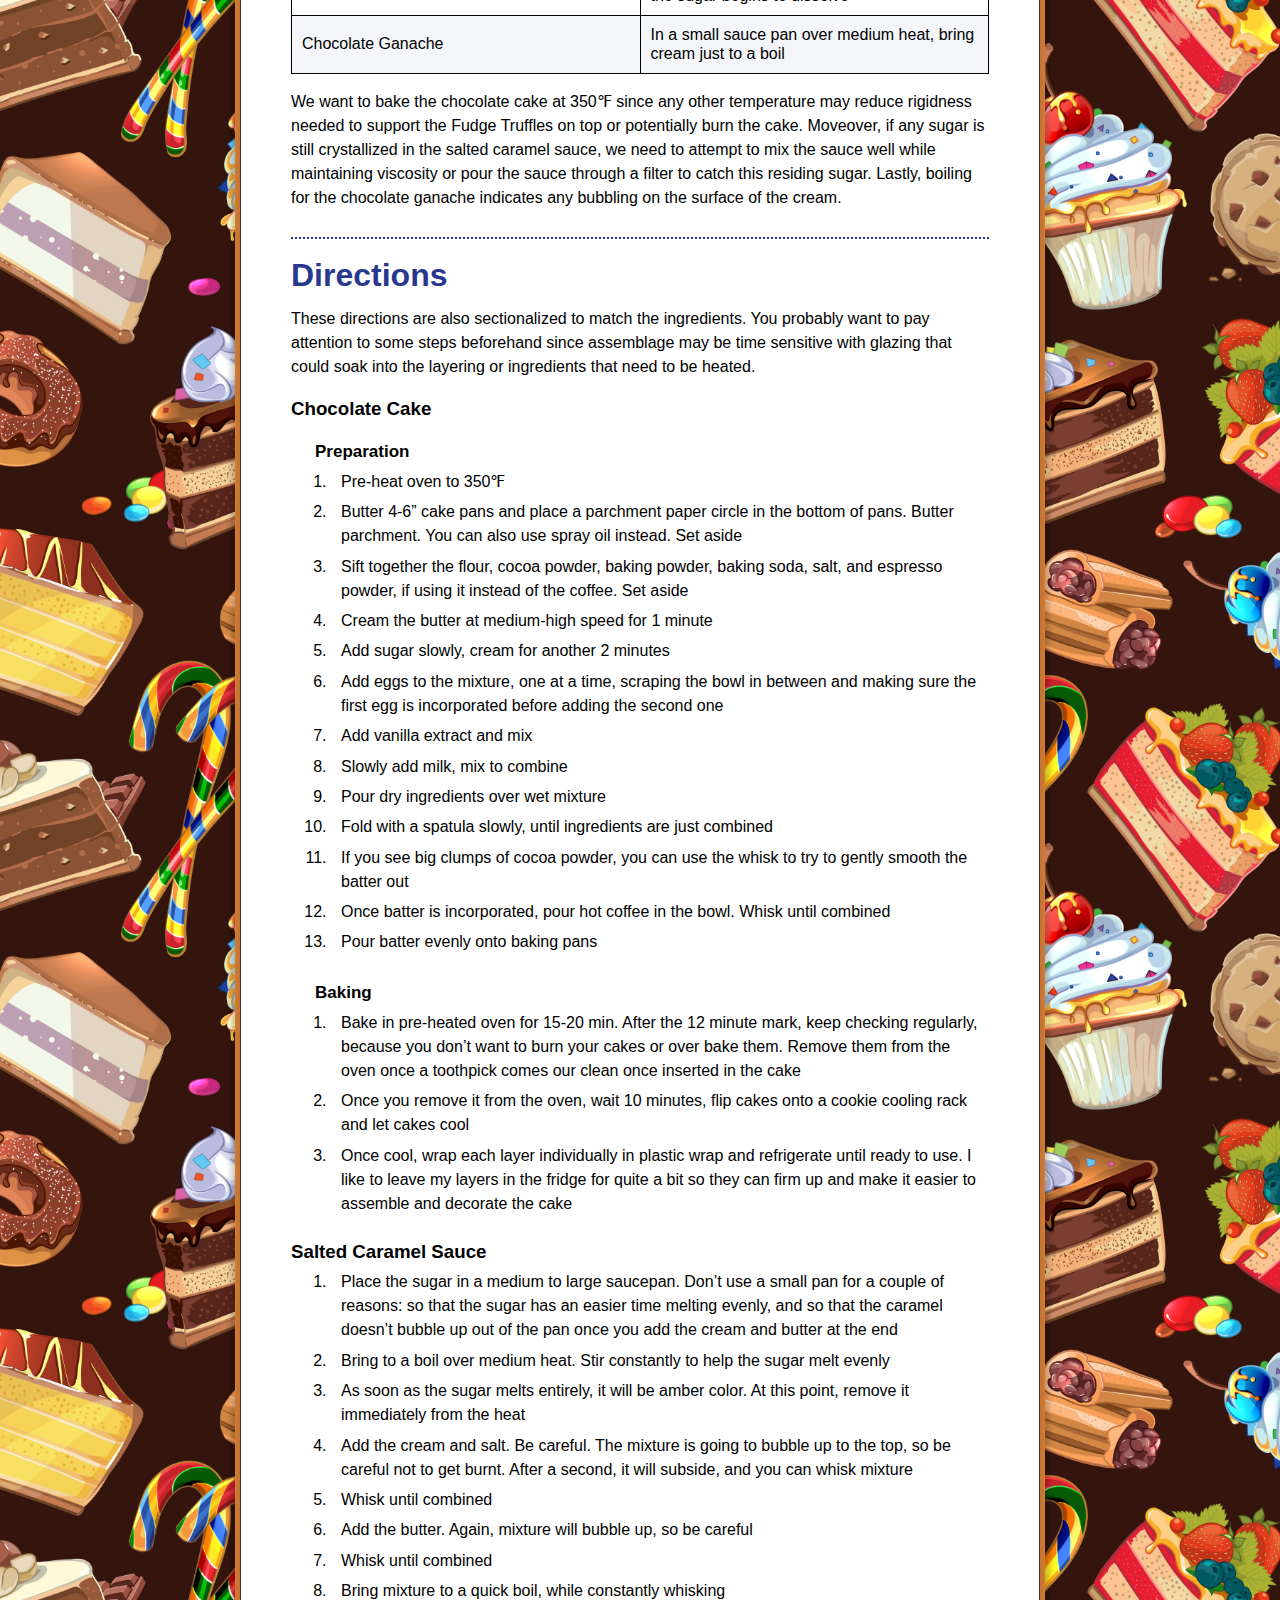
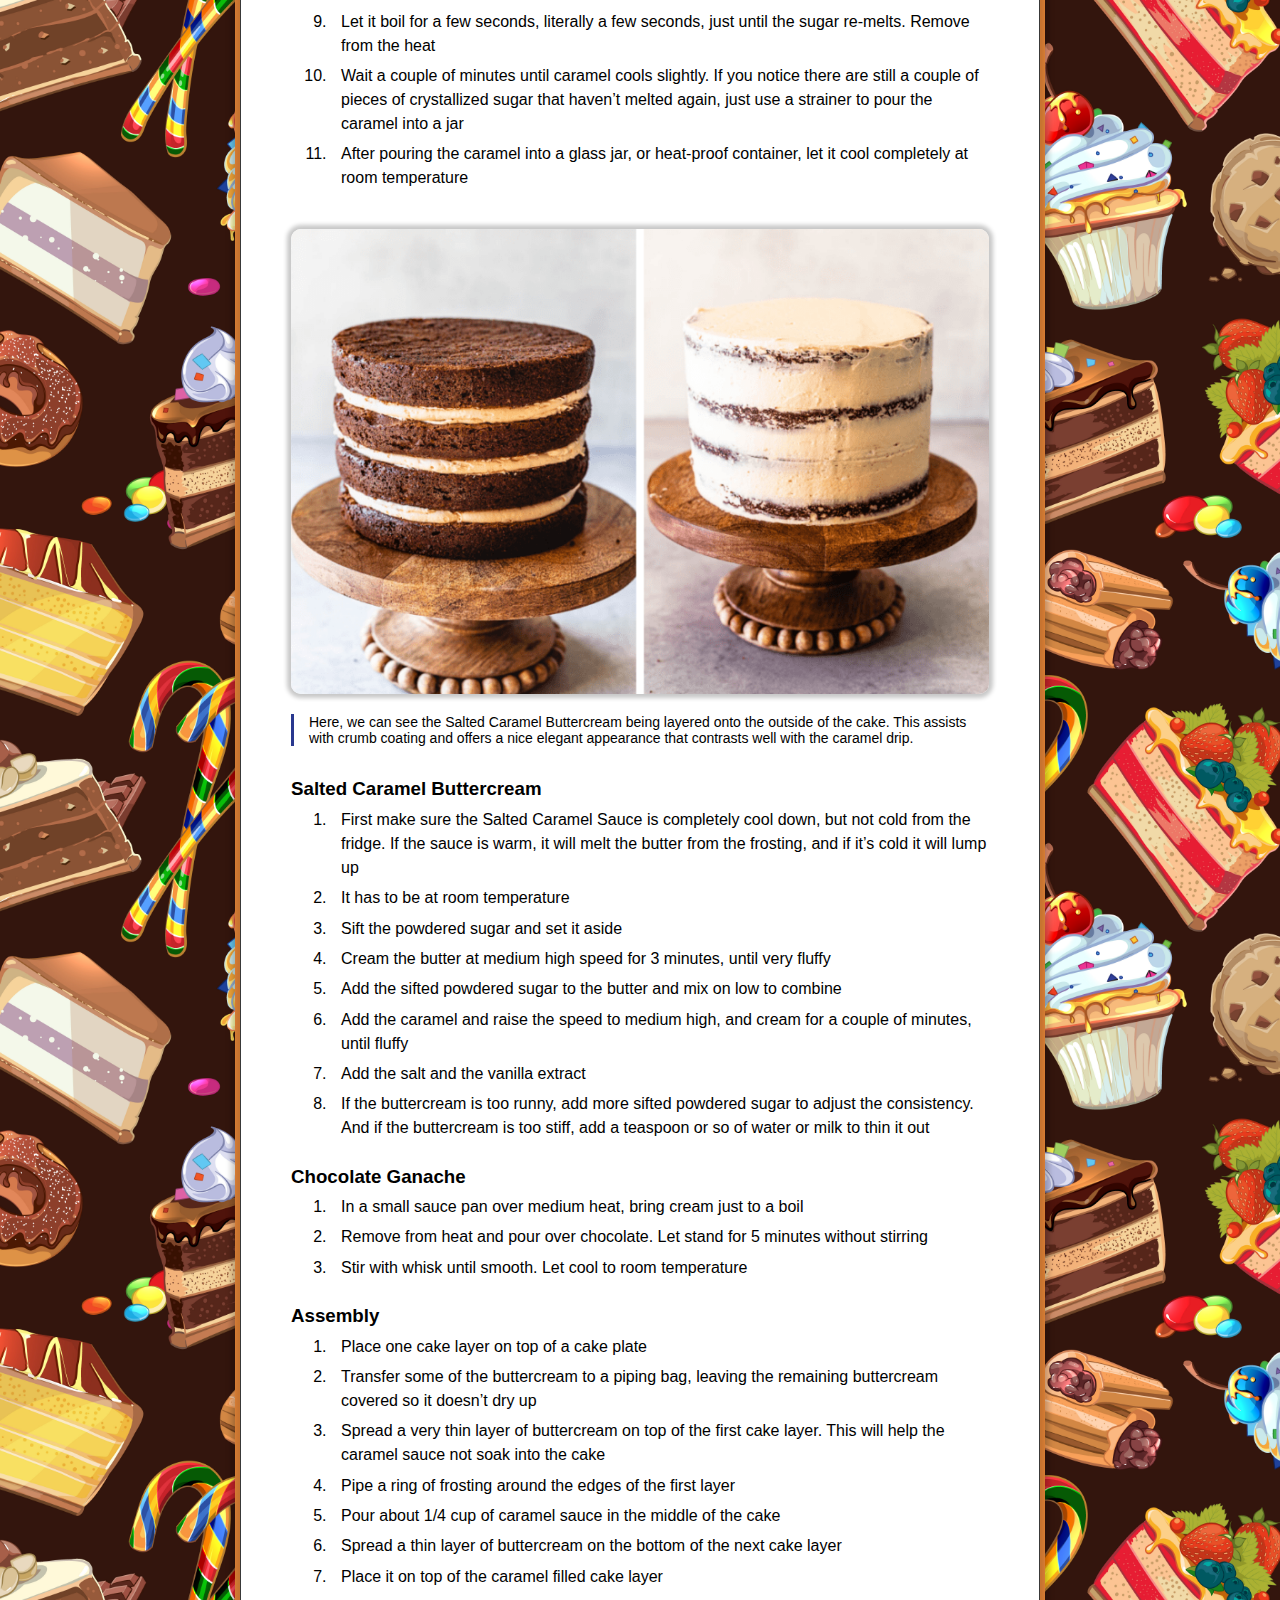
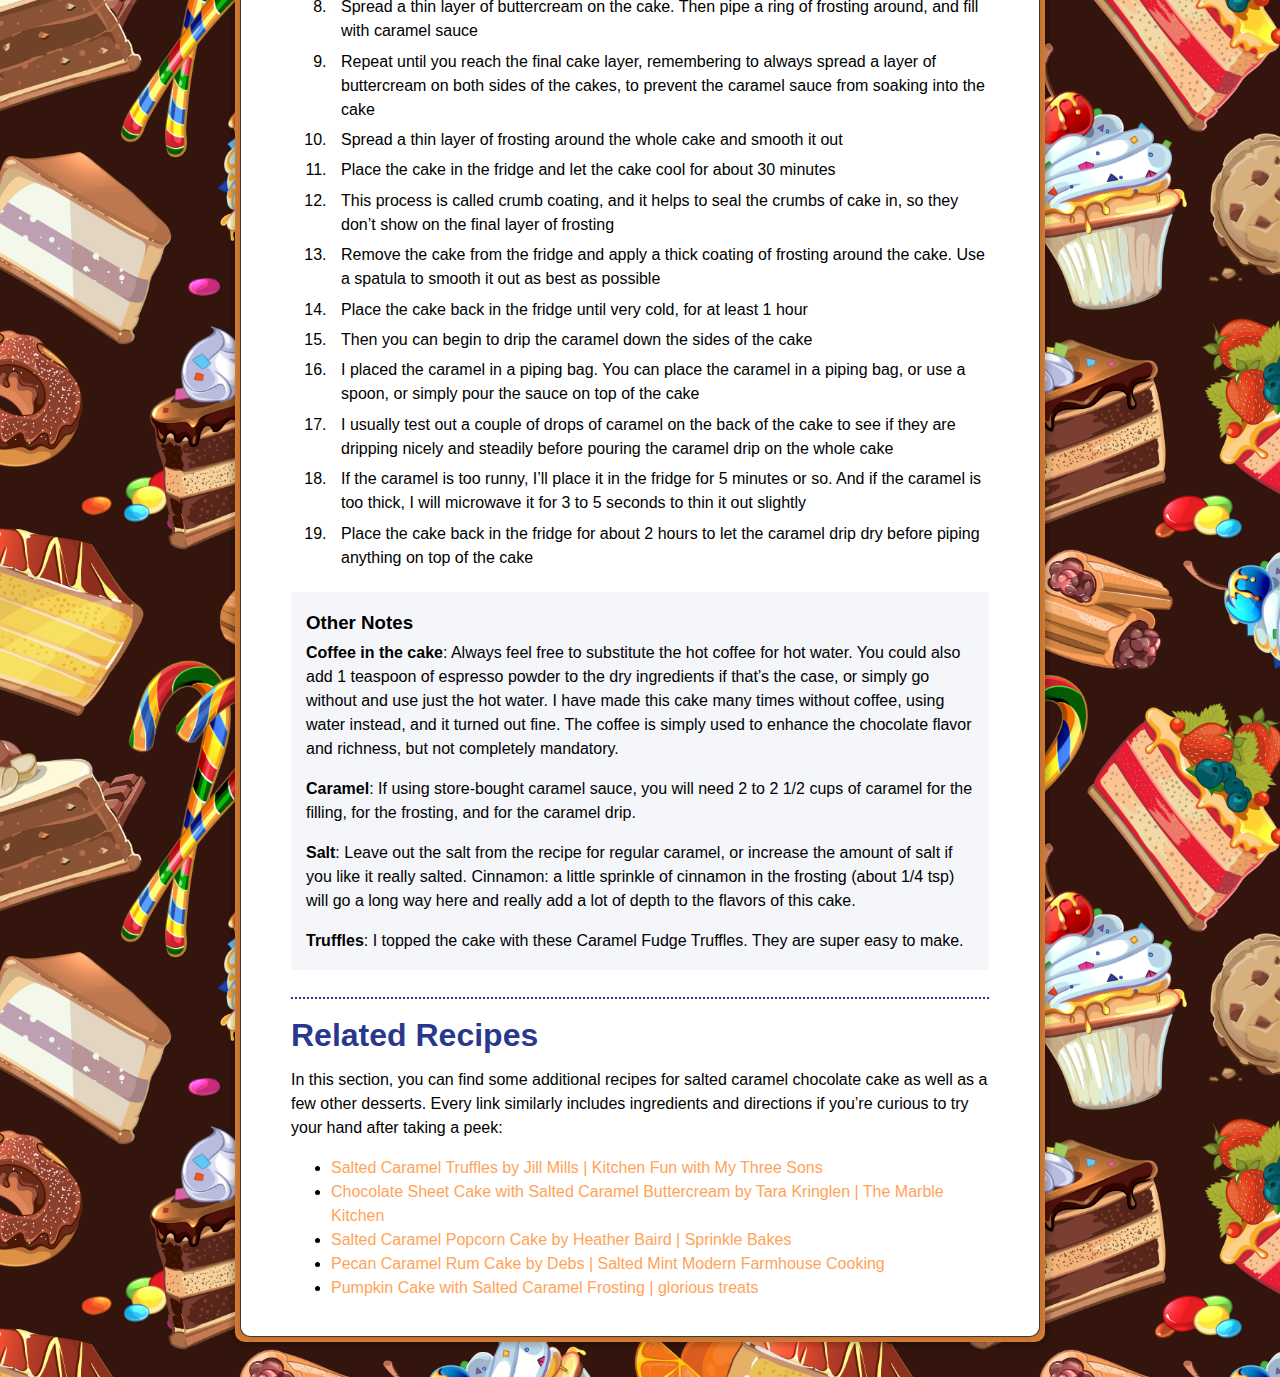
<file: simple-recipe-webpage/caramel-chocolate-cake.html>
<!DOCTYPE html>
<html lang="en">

<head>
    <meta charset="UTF-8">
    <meta http-equiv="X-UA-Compatible" content="IE=edge">
    <meta name="viewport" content="width=device-width, initial-scale=1.0">
    <title>Salted Caramel Chocolate Cake | Project 1 Demo</title>

    <!-- Link to normalize.css, which adds baseline styles for cross-browser consistency and support -->
    <link rel="stylesheet" href="css/normalize.css">

    <!-- Link to styles.css, which includes personal webpage styling choices -->
    <link rel="stylesheet" href="css/styles.css">
</head>

<body>
    <!-- Documentation 
        This HTML page entails Project 1, containing a combination of HTML and CSS to display a single-column, fixed-width
        webpage containing a recipe. Styling relates to images, tables, typography, pages, and general HTML structures
        (including normalize.css for standard webpage viewing across browsers)

        @author     Josh Hatfield
        @professor  Professor Lee
        @course     INFO-I 360 (Section 8019) | Project 1
        @date       2/5/2023
     -->

    <div class="border">
        <div class="container">

            <!-- **************************************************************************** -->

            <!-- Section 1 - Cake Introduction -->

            <!-- Image Source Attribution: https://www.piesandtacos.com/salted-caramel-chocolate-cake/ | Image by camilia on pies & tacos -->
            <img src="images/chocolate-caramel-cake.jpg" alt="Chocolate Caramel Cake"
                title="Glazed Salted Caramel Cake with Salted Caramel Fudge Truffles">

            <!-- Main page header -->
            <h1>Salted Caramel Chocolate Cake</h1>

            <!-- Link to recipe and date; typography changed to code for dashes -->
            <!-- ID links to recipe, heating directions, and related recipes sections -->
            <p>February 5, 2023 &nbsp; &mdash; &nbsp; <a href="#recipe">RECIPE</a>
                &nbsp; &mdash; &nbsp; <a href="#heating">HEATING</a>
                &nbsp; &mdash; &nbsp; <a href="#directions">DIRECTIONS</a>
                &nbsp; &mdash; &nbsp; <a href="#related-recipes">RELATED RECIPES</a></p>

            <!-- Intro paragraph with typography change for apostrophes -->
            <p>
                Today, we&rsquo;re going to be baking what I&rsquo;d consider a ubiqituously suave and luscious
                <span class="emphasis">Salted Caramel Chocolate Cake</span>, perfect for all events
                regardless of size or formality. Due to the delicacy of the baking process, this page will
                encapsulate all the challenges and processes in simplified steps so that you can
                focus less on stress and more on your savory results! Below, you can expect to find
                a list of:
            </p>

            <!-- List 1; line spacing increased to match paragraph spacing -->
            <ul>
                <li>Ingredients</li>
                <li>Precise directions</li>
                <li>A table for heating instructions and necessities</li>
                <li>Various images of the baking process</li>
                <li>Links to recipes that may slightly differentiate outside of the glaze or Fudge Truffles illustrated
                    in the image above</li>
            </ul>

            <!-- Grouping for side-by-side images -->
            <div class="group">
                <!-- Left figure and figcaption with 48% size to fit both images together -->
                <figure class="float-left">
                    <!-- Image Source Attribution: https://www.sweetandsavorybyshinee.com/caramel-buttercream-frosting/ | Image by Shinee on sweet & savory by Shinee -->
                    <img src="images/salted-caramel-buttercream.jpg" alt="Salted Caramel Buttercream"
                        title="Salted Caramel Buttercream has a nice consistency and weight for layering on the cake">
                    <figcaption class="figcaption1">Salted Caramel Buttercream has a nice consistency and weight for
                        layering on the cake</figcaption>
                </figure>

                <!-- Right figure and figcaption with 48% size to fit both images together -->
                <figure class="float-right">
                    <!-- Image Source Attribution: https://basilandbuttercream.com/chocolate-salted-caramel-pretzel-cake/ | Image by admin on basil & Buttercream -->
                    <img src="images/layer-styling.jpg" alt="Layer Styling Choices"
                        title="Layering allows for many options depending on glaze selection and treats like pretzels or Fudge Truffles">
                    <figcaption class="figcaption2">Layering allows for many options depending on glaze selection and
                        additional treats like pretzels or Fudge Truffles</figcaption>
                </figure>
            </div>

            <!-- **************************************************************************** -->

            <!-- Section 2 - Recipe/Ingredients -->

            <h2 id="recipe">Recipe &amp; Ingredients</h2>

            <!-- Prep class with styling changes -->
            <p class="prep">Prep Time: 45 minutes &nbsp; | &nbsp; Cook Time: 20 minutes &nbsp; | &nbsp; Servings: 10
                people</p>

            <p>To render the most comprehensive recipe due to the varying baking, assemblage methods,
                and ingredient accompaniments, I utilize a combination of two recipes throughout the
                baking process. In the first recipe,
                <!-- Recipe 1 Source Attribution: https://www.piesandtacos.com/salted-caramel-chocolate-cake/ | Recipe by camila on pies & tacos -->
                <a href="https://www.piesandtacos.com/salted-caramel-chocolate-cake/" target="_blank">
                    Camila on the site <em>pies &amp; tacos</em></a>
                primarily highlights the glazing process and includes rationale for many of the
                instructions when baking the cake; in the second recipe, the
                <!-- Recipe 2 Source Attribution: https://basilandbuttercream.com/chocolate-salted-caramel-pretzel-cake/ | Recipe by admin on basil & Buttercream -->
                <a href="https://basilandbuttercream.com/chocolate-salted-caramel-pretzel-cake/" target="_blank">
                    <em>basil &amp; Buttercream team</em></a>
                sectionalizes the cake into different recipes and offers additional instructions
                for chocolate ganache if desired.
            </p>

            <!-- Typography change for apostrophe -->
            <p>
                While the caramel sauce applied throughout can be store-bought, both recipes simplify
                the cooking process for making delicious homemade servings. Therefore, the ingredients
                and instructions both account for this, but store-bought caramel sauce still works perfectly
                when added to the cake during glazing. The majority of the subsequent sections will
                reference Camila&rsquo;s recipe, yet any recipes and directions for chocolate ganache will
                be in reference to the basil & Buttercream team&rsquo;s recipe.
            </p>

            <!-- Added div tag to add styling to all ul elements -->
            <div class="ingredients">
                <!-- Div tag for decreasing bottom margin and increasing top padding -->
                <h3 class="chocolate-cake-ingredients">Chocolate Cake</h3>

                <!-- List 2 -->
                <ul>
                    <li>1 1/2 cups all-purpose flour (<em>183 grams, 5.4 oz</em>)</li>
                    <li>1/3 cup unsweetened cocoa powder (<em>39 grams, 1.38 oz</em>)</li>
                    <li>1 1/2 teaspoon baking powder</li>
                    <li>1 teaspoon baking soda</li>
                    <li>3/4 teaspoon fine sea salt</li>
                    <li>1/2 cup unsalted butter room temperature (<em>113 grams, 4 oz</em>)</li>
                    <li>1 cups sugar (<em>200 grams, 7 oz</em>)</li>
                    <li>2 eggs</li>
                    <li>2 teaspoons vanilla extract</li>
                    <li>2/3 cup milk (<em>157 ml</em>)</li>
                    <li>2/3 cup hot brewed coffee read notes* (<em>157 ml</em>)</li>
                </ul>

                <!-- Div tag for decreasing bottom margin and increasing top padding -->
                <h3 class="caramel-sauce-ingredients">Salted Caramel Sauce</h3>

                <!-- List 3 -->
                <ul>
                    <li>2 cups sugar (<em>400 grams, 14 oz</em>)</li>
                    <li>1 cup heavy cream (<em>240 ml</em>)</li>
                    <li>12 tbsp unsalted butter (<em>170 grams, 6 oz</em>)</li>
                    <li>1 tsp kosher salt</li>
                </ul>

                <!-- Div tag for decreasing bottom margin and increasing top padding -->
                <h3 class="buttercream-ingredients">Salted Caramel Buttercream</h3>

                <!-- List 4 -->
                <ul>
                    <li>1 cup caramel sauce from the recipe below, or use store-bought</li>
                    <li>6 cups powdered sugar (<em>750 grams, 26.46 oz</em>)</li>
                    <li>2 cups unsalted butter room temperature (<em>453 grams, 16 oz</em>)</li>
                    <li>1 tsp vanilla extract</li>
                    <li>1/2 tsp salt or more to taste</li>
                </ul>

                <!-- Div tag for decreasing bottom margin and increasing top padding -->
                <h3 class="ganache-ingredients">Chocolate Ganache</h3>

                <!-- List 5 -->
                <ul class="bottom-ingredient-list">
                    <li>4.5 ounces semi-sweet, milk or dark chocolate finely chopped</li>
                    <li>3 ounces heavy cream</li>
                </ul>
            </div>

            <!-- **************************************************************************** -->

            <!-- Section 3 - Heating Instructions & Table -->

            <h2 id="heating">Heating Instructions</h2>

            <p>
                Given that some of the ingredients need to be heated, you can find a table
                below that elucidates heating instructions for these individual items. These heating
                steps can likewise be done at the same time to reduce the overall prep time and
                maintain better consistency regarding when the items are applied to the chocolate
                cake.
            </p>

            <!-- Table 1 with styling -->
            <table>
                <tr>
                    <!-- Table headers -->
                    <th>Food</th>
                    <th>Heating Instructions</th>
                </tr>
                <tr>
                    <!-- Table row data -->
                    <td>Chocolate Cake</td>
                    <!-- Typography addition for degree F symbol -->
                    <td>Preheat the oven to 350&#8457;. Spray three 6-inch round cake pans with cooking spray and line
                        with parchment paper</td>
                </tr>
                <tr>
                    <!-- Table row data -->
                    <td>Salted Caramel Sauce</td>
                    <td>Place the sugar, water and corn syrup in a sauce pan. Place over high heat and stir until the
                        sugar begins to dissolve</td>
                </tr>
                <tr>
                    <!-- Table row data -->
                    <td>Chocolate Ganache</td>
                    <td>In a small sauce pan over medium heat, bring cream just to a boil</td>
                </tr>
            </table>

            <!-- Typography addition for degree F symbol -->
            <p>
                We want to bake the chocolate cake at 350&#8457; since any other temperature may
                reduce rigidness needed to support the Fudge Truffles on top or potentially burn the
                cake. Moveover, if any sugar is still crystallized in the salted caramel sauce, we need
                to attempt to mix the sauce well while maintaining viscosity or pour the sauce through a filter
                to catch this residing sugar. Lastly, boiling for the chocolate ganache indicates any
                bubbling on the surface of the cream.
            </p>

            <!-- **************************************************************************** -->

            <!-- Section 4 - Directions -->

            <h2 id="directions">Directions</h2>

            <p>
                These directions are also sectionalized to match the ingredients. You probably want to
                pay attention to some steps beforehand since assemblage may be time sensitive with
                glazing that could soak into the layering or ingredients that need to be heated.
            </p>

            <div class="directions">
                <!-- Div class for decreasing spacing between header and content below -->
                <h3 class="chocolate-cake-directions">Chocolate Cake</h3>

                <!-- Shifts preparation header to the right to match list positioning -->
                <h4 class="preparation">Preparation</h4>

                <!-- List 6 -->
                <ol>
                    <!-- Typography addition for degree F symbol -->
                    <li>Pre-heat oven to 350&#8457;</li>
                    <!-- Typography change for right quotation mark -->
                    <li>Butter 4-6&rdquo; cake pans and place a parchment paper circle in the bottom of pans. Butter
                        parchment. You can also use spray oil instead. Set aside</li>
                    <li>Sift together the flour, cocoa powder, baking powder, baking soda, salt, and espresso powder, if
                        using it instead of the coffee. Set aside</li>
                    <li>Cream the butter at medium-high speed for 1 minute</li>
                    <li>Add sugar slowly, cream for another 2 minutes</li>
                    <li>Add eggs to the mixture, one at a time, scraping the bowl in between and making sure the first
                        egg is incorporated before adding the second one</li>
                    <li>Add vanilla extract and mix</li>
                    <li>Slowly add milk, mix to combine</li>
                    <li>Pour dry ingredients over wet mixture</li>
                    <li>Fold with a spatula slowly, until ingredients are just combined</li>
                    <li>If you see big clumps of cocoa powder, you can use the whisk to try to gently smooth the batter
                        out</li>
                    <li>Once batter is incorporated, pour hot coffee in the bowl. Whisk until combined</li>
                    <li>Pour batter evenly onto baking pans</li>
                </ol>

                <!-- Shifts preparation header to the right to match list positioning -->
                <h4 class="baking">Baking</h4>

                <!-- List 7 -->
                <ol>
                    <!-- Typography change for apostrophe -->
                    <li>Bake in pre-heated oven for 15-20 min. After the 12 minute mark, keep checking regularly,
                        because you don&rsquo;t want to burn your cakes or over bake them. Remove them from the oven
                        once a
                        toothpick comes our clean once inserted in the cake</li>
                    <li>Once you remove it from the oven, wait 10 minutes, flip cakes onto a cookie cooling rack and let
                        cakes cool</li>
                    <li>Once cool, wrap each layer individually in plastic wrap and refrigerate until ready to use. I
                        like to leave my layers in the fridge for quite a bit so they can firm up and make it easier to
                        assemble and decorate the cake</li>
                </ol>

                <!-- Div class for decreasing spacing between header and content below -->
                <h3 class="caramel-sauce-directions">Salted Caramel Sauce</h3>

                <!-- List 8 -->
                <ol>
                    <!-- Typography change for apostrophe -->
                    <li>Place the sugar in a medium to large saucepan. Don&rsquo;t use a small pan for a couple of
                        reasons: so
                        that the sugar has an easier time melting evenly, and so that the caramel doesn&rsquo;t bubble
                        up out
                        of the pan once you add the cream and butter at the end</li>
                    <li>Bring to a boil over medium heat. Stir constantly to help the sugar melt evenly</li>
                    <li>As soon as the sugar melts entirely, it will be amber color. At this point, remove it
                        immediately from the heat</li>
                    <li>Add the cream and salt. Be careful. The mixture is going to bubble up to the top, so be careful
                        not to get burnt. After a second, it will subside, and you can whisk mixture</li>
                    <li>Whisk until combined</li>
                    <li>Add the butter. Again, mixture will bubble up, so be careful</li>
                    <li>Whisk until combined</li>
                    <li>Bring mixture to a quick boil, while constantly whisking</li>
                    <li>Let it boil for a few seconds, literally a few seconds, just until the sugar re-melts. Remove
                        from the heat</li>
                    <!-- Typography change for apostrophe -->
                    <li>Wait a couple of minutes until caramel cools slightly. If you notice there are still a couple of
                        pieces of crystallized sugar that haven&rsquo;t melted again, just use a strainer to pour the
                        caramel
                        into a jar</li>
                    <li>After pouring the caramel into a glass jar, or heat-proof container, let it cool completely at
                        room temperature</li>
                </ol>

                <!-- Table spanning 100% of container with figcaption added and styled -->
                <figure>
                    <img src="images/glazing.jpg" alt="Crumb Coating with Salted Caramel Buttercream"
                        title="Crumb Coating with Salted Caramel Buttercream">
                    <figcaption class="figcaption3">Here, we can see the Salted Caramel Buttercream being layered onto
                        the outside of the cake. This assists with crumb coating and offers a nice elegant appearance
                        that contrasts well with the caramel drip.</figcaption>
                </figure>

                <!-- Div class for decreasing spacing between header and content below -->
                <h3 class="buttercream-directions">Salted Caramel Buttercream</h3>

                <!-- List 10 -->
                <ol>
                    <li>First make sure the Salted Caramel Sauce is completely cool down, but not cold from the fridge.
                        If the sauce is warm, it will melt the butter from the frosting, and if it&rsquo;s cold it will
                        lump
                        up</li>
                    <li>It has to be at room temperature</li>
                    <li>Sift the powdered sugar and set it aside</li>
                    <li>Cream the butter at medium high speed for 3 minutes, until very fluffy</li>
                    <li>Add the sifted powdered sugar to the butter and mix on low to combine</li>
                    <li>Add the caramel and raise the speed to medium high, and cream for a couple of minutes, until
                        fluffy</li>
                    <li>Add the salt and the vanilla extract</li>
                    <li>If the buttercream is too runny, add more sifted powdered sugar to adjust the consistency. And
                        if the buttercream is too stiff, add a teaspoon or so of water or milk to thin it out</li>
                </ol>

                <h3 class="ganache-directions">Chocolate Ganache</h3>

                <!-- List 11 -->
                <ol>
                    <li>In a small sauce pan over medium heat, bring cream just to a boil</li>
                    <li>Remove from heat and pour over chocolate. Let stand for 5 minutes without stirring</li>
                    <li>Stir with whisk until smooth. Let cool to room temperature</li>
                </ol>

                <!-- Div class for decreasing spacing between header and content below -->
                <h3 class="assembly-directions">Assembly</h3>

                <!-- List 12 -->
                <ol class="bottom-directions-list">
                    <li>Place one cake layer on top of a cake plate</li>
                    <!-- Typography change for apostrophe -->
                    <li>Transfer some of the buttercream to a piping bag, leaving the remaining buttercream covered so
                        it doesn&rsquo;t dry up</li>
                    <li>Spread a very thin layer of buttercream on top of the first cake layer. This will help the
                        caramel sauce not soak into the cake</li>
                    <li>Pipe a ring of frosting around the edges of the first layer</li>
                    <li>Pour about 1/4 cup of caramel sauce in the middle of the cake</li>
                    <li>Spread a thin layer of buttercream on the bottom of the next cake layer</li>
                    <li>Place it on top of the caramel filled cake layer</li>
                    <li>Spread a thin layer of buttercream on the cake. Then pipe a ring of frosting around, and fill
                        with caramel sauce</li>
                    <li>Repeat until you reach the final cake layer, remembering to always spread a layer of buttercream
                        on both sides of the cakes, to prevent the caramel sauce from soaking into the cake</li>
                    <li>Spread a thin layer of frosting around the whole cake and smooth it out</li>
                    <li>Place the cake in the fridge and let the cake cool for about 30 minutes</li>
                    <li>This process is called crumb coating, and it helps to seal the crumbs of cake in, so they
                        don&rsquo;t
                        show on the final layer of frosting</li>
                    <li>Remove the cake from the fridge and apply a thick coating of frosting around the cake. Use a
                        spatula to smooth it out as best as possible</li>
                    <li>Place the cake back in the fridge until very cold, for at least 1 hour</li>
                    <li>Then you can begin to drip the caramel down the sides of the cake</li>
                    <li>I placed the caramel in a piping bag. You can place the caramel in a piping bag, or use a spoon,
                        or simply pour the sauce on top of the cake</li>
                    <li>I usually test out a couple of drops of caramel on the back of the cake to see if they are
                        dripping nicely and steadily before pouring the caramel drip on the whole cake</li>
                    <li>If the caramel is too runny, I&rsquo;ll place it in the fridge for 5 minutes or so. And if the
                        caramel
                        is too thick, I will microwave it for 3 to 5 seconds to thin it out slightly</li>
                    <li>Place the cake back in the fridge for about 2 hours to let the caramel drip dry before piping
                        anything on top of the cake</li>
                </ol>

                <!-- Div class for decreasing spacing between header and content below -->
                <div class="other-notes">
                    <h3 class="other-notes-header">Other Notes</h3>

                    <!-- Typography change for apostrophe -->
                    <p><strong>Coffee in the cake</strong>: Always feel free to substitute the hot coffee for hot water.
                        You
                        could also add 1 teaspoon of espresso powder to the dry ingredients if that&rsquo;s the case, or
                        simply go
                        without and use just the hot water. I have made this cake many times without coffee, using water
                        instead, and it turned out fine. The coffee is simply used to enhance the chocolate flavor and
                        richness, but not completely mandatory.</p>

                    <p><strong>Caramel</strong>: If using store-bought caramel sauce, you will need 2 to 2 1/2 cups of
                        caramel for the filling, for the frosting, and for the caramel drip.</p>

                    <p><strong>Salt</strong>: Leave out the salt from the recipe for regular caramel, or increase the
                        amount
                        of salt if you like it really salted. Cinnamon: a little sprinkle of cinnamon in the frosting
                        (about
                        1/4 tsp) will go a long way here and really add a lot of depth to the flavors of this cake.</p>

                    <p><strong>Truffles</strong>: I topped the cake with these Caramel Fudge Truffles. They are super
                        easy
                        to make.</p>
                </div>
            </div>

            <!-- **************************************************************************** -->

            <!-- Section 5 - Related Recipes -->

            <h2 id="related-recipes">Related Recipes</h2>

            <!-- Typography change for apostrophe -->
            <p>In this section, you can find some additional recipes for salted caramel chocolate cake as well as
                a few other desserts. Every link similarly includes ingredients and directions if
                you&rsquo;re curious to try your hand after taking a peek: </p>

            <!-- List 13 -->
            <ul>
                <!-- Recipe 3 Source Attribution: https://kitchenfunwithmy3sons.com/salted-caramel-truffles/ | Recipe by Jill Mills on Kitchen Fun with My Three Sons  -->
                <li><a href="https://kitchenfunwithmy3sons.com/salted-caramel-truffles/" target="_blank">Salted Caramel
                        Truffles by Jill
                        Mills | Kitchen Fun with My Three Sons</a></li>
                <!-- Recipe 4 Source Attribution: Chocolate Sheet Cake with Salted Caramel Buttercream | Recipe by Tara Kringlen on The Marble Kitchen -->
                <li><a href="https://www.themarblekitchen.com/chocolate-sheet-cake-with-salted-caramel-buttercream/"
                        target="_blank">Chocolate
                        Sheet Cake with Salted Caramel Buttercream by Tara Kringlen | The Marble Kitchen</a></li>
                <!-- Recipe 5 Source Attribution: https://www.sprinklebakes.com/2021/09/salted-caramel-popcorn-cake.html | Recipe by Heather Baird on Sprinkle Bakes -->
                <li><a href="https://www.sprinklebakes.com/2021/09/salted-caramel-popcorn-cake.html"
                        target="_blank">Salted Caramel Popcorn Cake by Heather Baird | Sprinkle Bakes</a></li>
                <!-- Recipe 6 Source Attribution: https://saltedmint.com/pecan-caramel-rum-cake/ | Recipe by Debs on Salted Mint Modern Farmhouse Cooking -->
                <li><a href="https://saltedmint.com/pecan-caramel-rum-cake/" target="_blank">Pecan Caramel Rum Cake by
                        Debs | Salted Mint Modern Farmhouse Cooking</a></li>
                <!-- Recipe 7 Source Attribution: https://www.glorioustreats.com/pumpkin-salted-caramel-cake/ | Recipe by glourious treats -->
                <li class="bottom-related-recipes-list"><a
                        href="https://www.glorioustreats.com/pumpkin-salted-caramel-cake/" target="_blank">Pumpkin Cake
                        with Salted Caramel Frosting | glorious treats</a></li>
            </ul>
        </div>
    </div>
</body>

</html>
</file>
<file: i311-html-travel-blog-project/css/styles.css>
/* * * * * * * * * * * * * * * * * * * * * * * * * * * * * * * * * * * * * *
  NATURAL BOX MODEL
* * * * * * * * * * * * * * * * * * * * * * * * * * * * * * * * * * * * * */
html {
    box-sizing: border-box;
    height: 100%;
    width: 100%;
}

*, *:before, *:after {
    box-sizing: inherit;
}

/* PAGE THEME COLORS - PLEASE USE */
:root {
    --navbar: #4f7ab3;
    --slideshow-div: #2d4666;
    --background: #aecbeb;
    --article: #659de6;
    --footer: #41536b;
}

/* * * * * * * * * * * * * * * * * * * * * * * * * * * * * * * * * * * * * *
  GENERAL
* * * * * * * * * * * * * * * * * * * * * * * * * * * * * * * * * * * * * */
body {
    margin: 0;
    background-color: #ebf2fc;
    height: 100%;
    width: 100%;
}

/* * * * * * * * * * * * * * * * * * * * * * * * * * * * * * * * * * * * * *
  TYPOGRAPHY
* * * * * * * * * * * * * * * * * * * * * * * * * * * * * * * * * * * * * */
h1, h2, h3, h4, h5, h6, p, li, a, td, figcaption {
    /* adjusted line-height */
    line-height: 1.5em;
}

/* All font sizes here account for mobile design */

/* Main headers */
h1 {
    margin-bottom: -5px;
    font-size: 36px;
    padding: 0 0 0 0;
    font-family: 'Playfair Display', serif;
    color: #5783bd;
}

/* Subheaders */
h2 {
    font-family: 'Karla', sans-serif;
    font-size: 24px;
}

/* Other typography content */
p, a, li, label {
    font-family: 'Quattrocento', serif;
    font-size: 18px;
}

/* HOMEPAGE */
/* Homepage first article paragraph color change */
.introduction p {
    color: white;
}

/* Homepage third article paragraph color change */
.resources p {
    color: white;
}


/* ABOUT PAGE */
.right h1 {
    margin-bottom: 20px;
}

.right ul li {
    /* Manually reset bulleted list */
    list-style-type: disc;
    margin-left: 50px;
    margin-bottom: 20px;
}

.contact-me h1 {
    margin-top: -10px;
}


/* INDIVIDUAL DESTINATION PAGE */
.destination-h1 {
    display: block;
}

.overview h1 {
    /* Secondary H1 for overview on individual destination page with smaller font size */
    color: black;
    font-size: 30px;
    margin-bottom: -10px;
}

.favorites h1 {
    /* Secondary H1 for favorite things to do on individual destination page with smaller font size */
    color: black;
    font-size: 30px;
    margin-bottom: -10px;
    margin-top: -5px;
}

.tips h1 {
    /* Secondary H1 for tips on individual destination page with smaller font size */
    color: black;
    font-size: 30px;
    margin-top: -5px;
    margin-bottom: -10px;
}

.tips ul li {
    /* Resets overwritten bulleted list options */
    list-style-type: disc;
    margin-left: 50px;
    margin-bottom: 20px;
}


/* RESOURCES PAGE */
.resources-container ul li {
    /* Resets overwritten bulleted list options */
    list-style-type: disc;
    margin-left: 50px;
    margin-bottom: 10px;
}

.resources-container h2 {
    margin-bottom: -8px;
}


/* FOOTER */
footer h2 {
    color: white;
}

footer p {
    color: white;
    margin-bottom: -5px;
}

/* * * * * * * * * * * * * * * * * * * * * * * * * * * * * * * * * * * * * *
  BUTTONS, LINKS, & IMAGES
* * * * * * * * * * * * * * * * * * * * * * * * * * * * * * * * * * * * * */
/* HOMEPAGE */
.video-overlay h1 {
    color: white;
    font-size: 28px;
}

.video-overlay h1:hover {
    color: var(--article);   
}

.video-overlay a {
    /* Remove underline from slideshow links */
    text-decoration: none;
}

/* Clip Path attribution: https://bennettfeely.com/clippy/ 
Clip path property made by Bennett Feely */
.intro-picture {
    background: url('../images/profile2.jpg');
    background-position: center;
    /* Width and height set */
    height: 200px;
    width: 200px;
    /* Border radius to create circle clip */
    border-radius: 50%;
    /* Cover image to circle */
    background-size: cover;
    /* Add a border */
    border: 3px solid #5783bd;
    /* Center image to container */
    margin: 0 auto;
    margin-top: 15px;
    margin-bottom: -5px;
}

/* Homepage button for about me */
.about-me-btn {
    display: block;
    /* Specified width, height, and font size */
    width: 250px;
	height: 60px;
    font-size: 28px;
    padding: 8px;
    /* Default button color */
	background-color: #006298;
	text-align: center;
    /* Increased border radius */
	border-radius: 10px;
	border: 2px solid #4f7ab3;
    /* Text automatically set to white */
	color: white;
    /* Remove underlined text on button */
	text-decoration: none;
    /* Center button to container */
    margin: 0 auto;
    margin-top: 30px;
    margin-bottom: -20px;
}

.about-me-btn:hover {
    /* Change text, border, and background color on hover */
    color: white;
    background-color: #00AA88;
    border: 2px solid var(--footer);
}

/* Homepage second article image */
.destination-picture {
    display: block;
    /* Center image to container */
    margin: 0 auto;
    margin-top: 12px;
    /* Specify height and width */
    width: 400px;
    height: auto;
    /* Added box shadow to image */
    box-shadow: 0 0 4px 4px rgba(0, 0, 0, 0.221);
}

.destinations-btn {
    display: block;
    /* Specified width, height, and font size */
    width: 250px;
	height: 60px;
    font-size: 28px;
    padding: 8px;
    /* Default button color */
	background-color: #006298;
	text-align: center;
    /* Increased border radius */
	border-radius: 10px;
	border: 2px solid var(--footer);
    /* Text automatically set to white */
	color: white;
    /* Remove underlined text on button */
	text-decoration: none;
    /* Center button to container */
    margin: 0 auto;
    margin-top: 30px;
    margin-bottom: -20px;
}

.destinations-btn:hover {
    /* Change text and background color on hover */
    color: white;
    background-color: #00AA88;
}

.resources-btn {
    display: block;
    /* Specified width, height, and font size */
    width: 250px;
	height: 60px;
    font-size: 28px;
    padding: 8px;
    /* Default button color */
	background-color: #006298;
	text-align: center;
    /* Increased border radius */
	border-radius: 10px;
	border: 2px solid #4f7ab3;
    /* Text automatically set to white */
	color: white;
    /* Remove underlined text on button */
	text-decoration: none;
    /* Center button to container */
    margin: 0 auto;
    margin-top: 30px;
    margin-bottom: -20px;
}

.resources-btn:hover {
    /* Change text, border, and background color on hover */
    color: white;
    background-color: #00AA88;
    border: 2px solid var(--footer);
}


/* ABOUT PAGE */
.about-img {
    display: block;
    /* Make about image 100% width of container and add box shadow */
    width: 100%;
    height: auto;
    box-shadow: 0 0 4px 4px rgba(0, 0, 0, 0.221);
}

.submit-form-btn {
    display: block;
    /* Specified width, height, and font size */
    width: 150px;
	height: 50px;
    font-size: 24px;
    padding: 8px;
    /* Default button color */
	background-color: #006298;
	text-align: center;
    /* Increased border radius */
	border-radius: 10px;
	border: 2px solid #4f7ab3;
    /* Text automatically set to white */
	color: white;
    /* Remove underlined text on button */
	text-decoration: none;
    margin-top: 30px;
    margin-bottom: -20px;
}

.submit-form-btn:hover {
    /* Change text, border, and background color on hover */
    color: white;
    background-color: #00AA88;
    border: 2px solid var(--footer);
}

/* DESTINATION LANDING PAGE */
.card img {
    /* Fill image in card containers */
    width: 100%;
    height: auto;
    /* Add box shadows to card images */
    box-shadow: 0 0 4px 4px rgba(0, 0, 0, 0.221);
}

.location-btn {
    display: block;
    /* Specified width, height, and font size */
    width: 150px;
	height: 50px;
    font-size: 24px;
    padding: 8px;
    /* Default button color */
	background-color: #006298;
	text-align: center;
    /* Increased border radius */
	border-radius: 10px;
	border: 2px solid #4f7ab3;
    /* Text automatically set to white */
	color: white;
    /* Remove underlined text on button */
	text-decoration: none;
    margin-top: 20px;
    margin-bottom: 10px;
}

.location-btn:hover {
    /* Change text, border, and background color on hover */
    color: white;
    background-color: #00AA88;
    border: 2px solid var(--footer);
}

/* DESTINATION LANDING PAGE */
/* Removes underline on card buttons and headers */
.card a {
    text-decoration: none;
}

/* Change card H1 color and size */
.card h1 {
    color: black;
    font-size: 30px;
}

/* Add hover color change to indicate clickable link */
.card h1:hover {
    color: #5783bd;
}


/* INDIVIDUAL DESTINATION PAGE */
/* Individual destination back button */
.back-btn {
    display: inline-block;
    /* Specified width, height, and font size */
    width: 200px;
	height: 45px;
    font-size: 18px;
    padding: 8px;
    /* Default button color */
	background-color: #006298;
	text-align: center;
    /* Increased border radius */
	border-radius: 10px;
	border: 2px solid #4f7ab3;
    /* Text automatically set to white */
	color: white;
    /* Remove underlined text on button */
	text-decoration: none;
}

.back-btn:hover {
    /* Change text, border, and background color on hover */
    color: white;
    background-color: #00AA88;
    border: 2px solid var(--footer);
}

.pelican {
    /* Pelican image with width, height, and box shadow set */
    width: 75%;
    height: auto;
    box-shadow: 0 0 4px 4px rgba(0, 0, 0, 0.221);
}

.dog {
    /* Dog image with width, height, and box shadow set */
    width: 75%;
    height: auto;
    box-shadow: 0 0 4px 4px rgba(0, 0, 0, 0.221);
}


/* RESOURCES PAGE */
.resources-container a {
    position: relative;
    /* Remove underlined text on button */
    text-decoration: none;
    color: var(--article);
}

.resources-container a:hover {
    color: #4f7ab3;
    /* Remove underlined text on button */
    text-decoration: none;
    font-weight: bold;
}

/* Integration attribution: https://css-tricks.com/css-link-hover-effects/ */
/* Utilization from "The Passing Underline Link Hover Effect" */
.resources-container a::before {
    content: '';
    position: absolute;
    width: 100%;
    height: 4px;
    border-radius: 4px;
    background-color: #4f7ab3;
    bottom: -10px;
    transform-origin: right;
    transform: scaleX(0);
    transition: transform .3s ease-in-out;
}

.resources-container a:hover::before {
    transform-origin: left;
    transform: scaleX(1);
}


/* FOOTER */
footer a {
    color: var(--article);
}

footer a:hover {
    color: #4f7ab3;
}

/* * * * * * * * * * * * * * * * * * * * * * * * * * * * * * * * * * * * * *
  NAVIGATION (added from CSS ZIP file extracted)
* * * * * * * * * * * * * * * * * * * * * * * * * * * * * * * * * * * * * */
.material-symbols-outlined {
    font-variation-settings:
        'FILL' 0,
        'wght' 500,
        'GRAD' 0,
        'opsz' 48
}

.openbtn {
    position: absolute;
    left: 20px;
    top: 25px;
    color: white;
    font-family: 'PT Sans', sans-serif;
}

/* Added cursor pointers to all clickable links */
.openbtn:hover {
    color: white;
    cursor: pointer;
}

/* Added cursor pointers to all clickable links */
.menu-button {
    cursor: pointer;
    font-size: 36px !important;
    position: relative;
    top: 6px;
    left: -4px;
}

/* Added cursor pointers to all clickable links */
.menu-text {
    cursor: pointer;
    font-size: 12px;
    display: block;
}

ul {
    margin: 0;
    padding: 0;
}

li {
    list-style-type: none;
}

/* The side navigation menu */
.all-over-bkg {
    display: none;
}

.is-visible {
    background-color: rgba(0, 0, 0, 0.4);
    position: absolute;
    top: 0;
    left: 0;
    height: 100vh;
    width: 100%;
    z-index: 9999;
    display: block;
}

#mySidenav {
    z-index: 10000;
}

.sidenav {
    height: 100%;
    /* 100% Full-height */
    width: 0;
    /* 0 width - change this with JavaScript */
    position: fixed;
    /* Stay in place */
    z-index: 1;
    /* Stay on top */
    top: 0;
    /* Stay at the top */
    left: 0;
    overflow-x: hidden;
    /* Disable horizontal scroll */
    padding-top: 60px;
    /* Place content 60px from the top */
    transition: 0.5s;
    /* 0.5 second transition effect to slide in the sidenav */
    background-color: var(--slideshow-div);
}

/* The navigation menu links */
.sidenav a {
    position: relative;
    padding: 8px 8px 8px 32px;
    text-decoration: none;
    font-size: 25px;
    color: #818181;
    display: block;
    transition: 0.3s;
    font-family: 'Quattrocento', Helvetica, sans-serif;
    color: white;
}

.sidenav a:hover {
    color: var(--background);
}

/* Integration attribution: https://css-tricks.com/css-link-hover-effects/ */
/* Utilization from "The Passing Underline Link Hover Effect" */
.sidenav a::before {
    content: '';
    position: absolute;
    width: 40%;
    height: 4px;
    border-radius: 4px;
    background-color: var(--background);
    bottom: 0;
    transform-origin: right;
    transform: scaleX(0);
    transition: transform .3s ease-in-out;
}

.sidenav a:hover::before {
    transform-origin: left;
    transform: scaleX(1);
}

.sidenav .closebtn {
    cursor: pointer;
    position: absolute;
    top: 0;
    right: 25px;
    /* Increased close button size */
    font-size: 46px;
    margin-left: 50px;
}

/* * * * * * * * * * * * * * * * * * * * * * * * * * * * * * * * * * * * * *
  HEADER (GENERAL)
* * * * * * * * * * * * * * * * * * * * * * * * * * * * * * * * * * * * * */
header {
    background-color: var(--navbar);
    padding-top: 5px;
    /* Ensure that the width remains 100% on the page */
    width: 100%;
    border-bottom: 4px solid #355f96;
}

.header-styling {
    display: block;
    margin: auto;
    width: 100%;
    /* Add flex for waves that appear on larger viewports */
    display: flex;
    justify-content: center;
}

.logo {
    /* Set height of image for logo and increase top margin */
    height: 100px;
    width: auto;
    margin-top: 3px;
}

.waves1 {
    /* Hide on smallest viewport widths */
    display: none;
}

.waves2 {
    /* Hide on smallest viewport widths */
    display: none;
}

/* * * * * * * * * * * * * * * * * * * * * * * * * * * * * * * * * * * * * *
  HOMEPAGE MAIN (GENERAL)
* * * * * * * * * * * * * * * * * * * * * * * * * * * * * * * * * * * * * */
main {
    transition: margin-left .5s;
    padding: 0;
}

.container {
    /* Stretch up to 1200px wide  */
    max-width: 1000px;
    /* Adds padding to the bottom of articles where Ex. buttons are placed to add space */
    padding-bottom: 2.2em;
}

/* Required for slideshow integration */
#container {
    height: 250px;
    width: 100% !important;
    border-bottom: 8px solid var(--background);
}

video {
    /* Sets video 100% to container at all times */
    width: 100%;
    height: auto;
}

/* Video overlay container with destination text */
.video-overlay {
    position: absolute;
    /* Manual positioning on slideshow */
    top: 46.5%;
    left: 50%;
    transform: translate(-46.5%, -50%);
}

article {
    /* Centers the articles on the page and automatically adds flexboxes to each */
    padding: 25px;
    display: flex;
    justify-content: center;
}

/* Homepage first article background color change */
.introduction {
    background-color: #22344b;
}

/* Homepage third article background color change */
.resources {
    background-color: #37557c;
}

/* * * * * * * * * * * * * * * * * * * * * * * * * * * * * * * * * * * * * *
  ABOUT PAGE (GENERAL)
* * * * * * * * * * * * * * * * * * * * * * * * * * * * * * * * * * * * * */
.about-container {
    /* Stretches up to 1200px wide */
    max-width: 1200px;
    /* Adds padding to the bottom of articles where Ex. buttons are placed to add space */
    padding-bottom: 2.2em;
}

.about-container-2 {
    /* Stretches up to 1200px wide */
    width: 1200px;
    /* Adds padding to the bottom of articles where Ex. buttons are placed to add space */
    padding-bottom: 2.2em;
}

/* Sets the about page's second section's background color */
.right {
    padding: 0.1em 2.0em 0.1em 2.0em;
    background-color: var(--slideshow-div);
    color: white;
}

/* Line for about page articles/sections */
.line {
    border-bottom: 6px dotted var(--article);
    width: 93%;
    max-width: 1200px;
    margin: 0 auto;
    margin-top: -20px;
}

/* First line for individual page articles/sections */
.line3 {
    border-bottom: 6px dotted var(--article);
    width: 93%;
    max-width: 1200px;
    margin: 0 auto;
    margin-top: 40px;
}

/* Second line for individual page articles/sections */
.line4 {
    border-bottom: 6px dotted var(--article);
    width: 93%;
    max-width: 1200px;
    margin: 0 auto;
    margin-top: 60px;
}

input {
    /* Sets height and width for contact form text fields */
    display: block;
    margin-top: 10px;
    margin-bottom: 30px;
    height: 35px;
    width: 100%;
    border-radius: 8px;
}

textarea {
    /* Sets height and width for contact form textarea */
    border: 2px solid black;
    display: block;
    margin-top: 10px;
    margin-bottom: 30px;
    height: 100px;
    width: 100%;
    border-radius: 8px;
}

/* * * * * * * * * * * * * * * * * * * * * * * * * * * * * * * * * * * * * *
  DESTINATION LANDING PAGE (GENERAL)
* * * * * * * * * * * * * * * * * * * * * * * * * * * * * * * * * * * * * */
.destinations-container {
    /* Stretches up to 1400px */
    max-width: 1400px;
    /* Adds padding to the bottom of articles where Ex. buttons are placed to add space */
    padding-bottom: 2.2em;
}

.destinations-page {
    background-color: hsl(214, 100%, 97%);
    padding-bottom: 0;
}

.card {
    /* Sets card shape, shadows, and transition on hover */
    background-color: white;
    width: 400px;
    margin: 20px 25px 35px 25px;
    padding: 20px;
    box-shadow: 0 0 4px 2px rgba(0, 0, 0, 0.221);
    transition: all .175s ease-in-out;
}

.row1 {
    /* Flexes cards on row based on width size; max 3 cards per row */
    display: flex;
    justify-content: center;
    flex-flow: row wrap;
}

/* * * * * * * * * * * * * * * * * * * * * * * * * * * * * * * * * * * * * *
  INDIVIDUAL DESTINATION PAGE (GENERAL)
* * * * * * * * * * * * * * * * * * * * * * * * * * * * * * * * * * * * * */
.destination-info {
    /* First article that allows Leaflet integration */
    width: 100%;
    padding: 20px;
    margin-left: 5px;
}

.container3 {
    /* Stretches up to 1200px wide */
    width: 1200px;
    /* Adds padding to the bottom of articles where Ex. buttons are placed to add space */
    text-align: left;
    margin-bottom: -50px;
}

.map-container {
    /* Container with manual height and widths to display map with the indentifier below */
    height: 300px;
    width: 100%;
    padding: 0 0 0 0;
    margin: 0 auto;
    margin-top: 30px;
    border: 2px solid var(--slideshow-div);
}

#map {
    /* Mechanism for based on plugin for displaying map once higher level container has been set */
    display: block;
    height: 100%;
    width: 100%;
    font-family: 'PT Sans', sans-serif;
}

/* * * * * * * * * * * * * * * * * * * * * * * * * * * * * * * * * * * * * *
  RESOURCES PAGE (GENERAL)
* * * * * * * * * * * * * * * * * * * * * * * * * * * * * * * * * * * * * */
.resources-container {
    /* Stretches up to 1200px */
    max-width: 1200px;
    /* Adds padding to the bottom of articles where Ex. buttons are placed to add space */
    padding-bottom: 2.2em;
}

.line2 {
    /* Line to separate articles/sections on resources page */
    border-bottom: 6px dotted var(--article);
    width: 93%;
    max-width: 1200px;
    margin: 0 auto;
    margin-top: -20px;
}

/* * * * * * * * * * * * * * * * * * * * * * * * * * * * * * * * * * * * * *
  FOOTER (GENERAL)
* * * * * * * * * * * * * * * * * * * * * * * * * * * * * * * * * * * * * */
footer {
    padding-left: 3.0em;
    padding-right: 3.0em;
    padding: 2.0em;
    /* Background color */
    background-color: var(--footer);
    /* Increase space between last article and footer */
    margin-top: 150px;
}

.footer-container {
    /* Allows flex between social media and contact information */
    /* Max width smaller than main content containers */
    max-width: 800px;
    margin: 0 auto;
    display: flex;
    justify-content: space-between;
    flex-flow: row wrap;
}

.social-media {
    margin-right: 70px;
    margin-bottom: 20px;
}

.instagram {
    /* Instagram icon color and size changes */
    margin-left: 20px;
    font-size: 30px;
    color: rgb(255, 83, 83);
}

.linkedin {
    /* LinkedIn icon color and size changes */
    margin-left: 20px;
    font-size: 30px;
    color: #004d77;
}

.twitter {
    /* Twitter icon color and size changes */
    margin-left: 20px;
    font-size: 30px;
    color: #0075b4;
}

/* * * * * * * * * * * * * * * * * * * * * * * * * * * * * * * * * * * * * *
  MEDIA QUERIES FROM SMALLEST TO LARGEST = MOBILE FIRST
* * * * * * * * * * * * * * * * * * * * * * * * * * * * * * * * * * * * * */
/* On smaller screens, where height is less than 450px */
@media screen and (max-height: 450px) {
    .sidenav {padding-top: 15px;}

    /* Changes side navigation font size */
    .sidenav a {font-size: 18px;}
}

@media (min-width: 545px) {
    .container3 h1 {width: 400px;}
    .back-btn {margin-left: 0;}
}

/* Small devices (tablets, 768px and up) */
@media (min-width: 768px) {
    /* Waves now display inline with logo on header */
    .waves1 {display: inline; height: 32px; width: auto; margin: 35px 30px 0 50px;}
    .waves2 {display: inline; height: 32px; width: auto; margin: 35px 0 0 30px;}

    /* HOMEPAGE */
    /* Container for slideshow height increased */
    #container {position: relative; height: 300px; width: 100%;}

    /* Slideshow text font size increased */
    .video-overlay h1 {font-size: 46px;}

    /* Reposition intro picture on homepage to the left */
    .intro-picture {margin: 25px 0 -5px 0;}

    /* Set default destination picture size on higher viewports */
    .destination-picture {width: 500px; margin: 12px 0 -5px 0;}

    /* Move about me button on the homepage to the left */
    .about-me-btn {margin-left: 0;}

    /* Move destinations button on the homepage to the left */
    .destinations-btn {margin-left: 0;}

    /* Move resources button on the homepage to the left */
    .resources-btn {margin-left: 0;}


    /* ABOUT PAGE */
    .about-header {margin-bottom: 40px;}

    /* Increase the about page info with the other interests section flex */
    .about-info p {width: 80%;}

    .line {margin-top: -20px;}

    /* Set a default width for input and textareas with higher viewports */
    input {width: 718px;}

    /* Set a default width for input and textareas with higher viewports */
    textarea {width: 718px;}

    
    /* INDIVIDUAL DESTINATION PAGE */
    /* Individual destination back button */
    .container3 h1 {width: 100%;}
    .back-btn {vertical-align: 8px; margin-left: 50px;}
    
    .map-container {height: 400px;}
    
    
    /* RESOURCES PAGE */
    /* Set the bottom resources article to flex between the two texts and links */
    .other-resources {display: flex; flex-flow: row nowrap;justify-content: center;}
    
    /* Set the bottom resources texts and links to a max width to maintain continuity in width size */
    .resources-section-1 {margin-right: 20px; max-width: 49%;}
    .resources-section-2 {margin-left: 20px;max-width: 49%;}
}

/* Medium devices (desktops, 992px and up) */
@media (min-width: 992px) {
    /* Increase the wave sizes and margins */
    .waves1 {height: 40px; width: auto; margin: 30px 40px 0 20px;}
    .waves2 {height: 40px; width: auto; margin: 30px 0 0 40px;}

    /* Increase the main header font size to 42px; cascades with larger viewports */
    h1 {font-size: 42px; margin-bottom: 15px;}

    /* HOMEPAGE */
    /* Container for slideshow height increased */
    #container {position: relative; height: 350px; width: 100%;}

    /* Font size of video text on homepage increased */
    .video-overlay h1 {font-size: 56px;}

    /* Change the color of Florence & Chicago headers to increase visibility on higher viewports */
    .florence {color: var(--slideshow-div) !important;}
    .florence:hover {color: var(--article) !important;}

    .about-img {width: 100%; height: auto;}


    /* ABOUT PAGE */
    /* Utilize float for the about page to now display the image and container side-by-side  */
    .left {float: left; width: 58%; margin-top: -24px;}
    .right {float: right; width: 38%; margin-top: -24px; padding: 0.1em 2.0em 0.1em 2.0em; background-color: var(--slideshow-div); color: white;}


    /* DESTINATION LANDING PAGE */
    /* For larger viewports, now allow hover for the destination page cards and more accentuated
    box shadows */
    .card:hover {transform: scale(1.115); box-shadow: 0 0 4px 4px rgba(0, 0, 0, 0.221);}
    
    
    /* INDIVIDUAL DESTINATION PAGE */
    /* Increase the individual destination page map height */
    .map-container {height: 500px;}

    /* Floats are utilized here for putting the map and overview text next to each other; I
    did this since creating a higher level div tag would remove the map on flex */
    .left2 {float: left; width: 58%; margin-top: -24px;}
    .right2 {float: right; width: 38%; margin-top: -24px; padding: 0.1em 1.0em 0.1em 1.0em;}
    
    /* Increase the subsidiary header sizes on the individual destination page */
    .overview h1 {color: black; font-size: 36px;}
    .favorites h1 {color: black; font-size: 36px;}
    .tips h1 {color: black; font-size: 36px;}

     /* Ensures that text has some space with the pelican image on the Favorite Things to Do
    section on the individual destination page */
    .favorites-text1 {max-width: 48%; margin-top: 30px;}

    /* Creates the flex between the pelican image and text in the Favorite Things to Do section
    on the individual destination page */
    .favorites-flex {display: flex; flex-flow: row wrap; justify-content: space-between;}

    /* Adds additional space from favorites-text1 text */
    .pelican {margin-top: 25px; width: 48%; height: auto;}

    /* Ensures that text has some space with the dog image on the Favorite Things to Do
    section on the individual destination page */
    .favorites-text2 {max-width: 48%;}

    /* Creates the flex between the dog image and text in the Favorite Things to Do section
    on the individual destination page */
    .favorites-flex2 {margin-top: 40px; display: flex; flex-flow: row-reverse wrap; justify-content: space-between;}

    /* Adds additional space from favorites-text1 text */
    .dog {width: 48%; height: auto;}
}

/* Large devices (large desktops, 1200px and up) */
@media (min-width: 1200px) {
    /* HOMEPAGE */
    /* Container for slideshow height increased */
    #container {position: relative; height: 400px; width: 100%;}

    /* Font size of video text on homepage increased */
    .video-overlay h1 {font-size: 64px;}


    /* ABOUT PAGE */
    /* Margin top decreased due to flexbox change */
    .line {margin-top: -50px;}

    .line2 {width: 80%;}
        
    
    /* INDIVIDUAL DESTINATION PAGE */
    /* Increase the individual destination page map height */
    .map-container {height: 500px;}

    /* Increases the margin-top so that text is centered with image after wrap has occurred */
    .favorites-text1 {margin-top: 80px;}
    .favorites-text2 {margin-top: 140px;}
}

@media (min-width: 1258px) {
    .right {margin-top: 20px;}

    .line3 {margin-top: 65px;}

    /* Increases the margin-top so that text is centered with image after wrap has occurred */
    .favorites-text1 {margin-top: 75px;}
}

@media (min-width: 1500px) {
    /* Container for slideshow height increased */
    #container {position: relative; height: 450px; width: 100%;}

    /* Font size of video text on homepage increased */
    .video-overlay h1 {font-size: 72px;}

    .line2 {width: 65%;}
}

@media (min-width: 1800px) {
    /* Container for slideshow height increased */
    #container {position: relative; height: 500px; width: 100%;}

    .line2 {width: 60%;}
}

@media (min-width: 2100px) {
    /* Container for slideshow height increased */
    #container {position: relative; height: 550px; width: 100%;}
}

@media (min-width: 2400px) {
    /* Container for slideshow height increased */
    #container { position: relative; height: 600px;}

    .line2 {width: 50%;}
}

@media (min-width: 2700px) {
    /* Container for slideshow height increased */
    #container {position: relative; height: 650px;}
}

@media (min-width: 3000px) {
    /* Container for slideshow height increased */
    #container {position: relative; height: 700px;}
}

@media (min-width: 3300px) {
    /* Container for slideshow height increased */
    #container {position: relative; height: 750px;}
}

@media (min-width: 3600px) {
    /* Container for slideshow height increased */
    #container {position: relative; height: 800px;}
}
</file>
<file: simple-recipe-webpage/css/styles.css>
/* Natural box model */
html {
    box-sizing: border-box;
}
*, *:before, *:after {
    box-sizing: inherit;
}

/* --------------------------------------------------
    Utilities 
-------------------------------------------------- */

/* Hides an element, but not from screen readers */
.sr-only {
    position: absolute;
    width: 1px;
    height: 1px;
    padding: 0;
    margin: -1px;
    overflow: hidden;
    clip: rect(0, 0, 0, 0);
    border: 0;
}

/* No break */
.nobr {
    white-space: nowrap;
}

/* --------------------------------------------------
    Structure / General
-------------------------------------------------- */
body {
    /* Background Image Attribution: https://www.freepik.com/free-vector/candy-sweets-cakes-seamless-pattern-background-endless-tasty-cream-vector-illustration_10602855.htm#query=cake%20seamless&position=11&from_view=keyword | Image by macrovector on Freepik */
    background-image: url('../images/background-image.jpg');
    /* Resize background image based on width (800px) and height (auto) */
    background-size: 800px auto;
    /* Repeat seamless background on both x and y directionality */
    background-repeat: repeat;
}

/* Applies a border around entire container */
.border {
    width: 810px;
    margin: 35px auto; /* centers the container */
    background-color: #e68638;
    padding-top: 5px;
    padding-bottom: 5px;
    border-radius: 10px;
    box-shadow: 0 0 5px 5px rgba(0, 0, 0, 0.141);
}

/* Container for all body content */
.container {
    width: 800px;
    margin: 35px auto; /* centers the container */
    border: 1px solid rgba(0, 0, 0, 0.777);
    padding: 50px;
    margin-top: 0px;
    margin-bottom: 0px;
    background-color: white;
    border-radius: 10px;
    box-shadow: 0 0 5px 5px rgba(0, 0, 0, 0.141);
}

/* --------------------------------------------------
    Typography
    https://www.lifewire.com/web-safe-font-stacks-3467429
    Or VS Code will suggest font stacks after you type in "font-family:"
-------------------------------------------------- */

/* Font family typography for all headers */
h2, h3, h4, h5, h6 {
    font-family:'Franklin Gothic Medium', 'Arial Narrow', Arial, sans-serif;
}

/* Font family typography for other text */
p, td, li, figcaption {
    font-family:'Segoe UI', Tahoma, Geneva, Verdana, sans-serif;
}

/* Main header with font-size, font-family, and color changed based on aesthetic sought */
h1 {
    font-family: Tahoma, Geneva, sans-serif;
    font-size: 40px;
    margin-top: 30px;
    margin-bottom: 0px;
    color: #e68638;
}

/* Applies a dotted border above every h2 instance */
/* Decreases bottom margin so that content below is closer to each relevant header */
h2 {
    font-size: 32px;
    color: #29388f;
    border-top: 2px dotted #29388f;
    margin-bottom: -2px;
    padding-top: 18px;
}

/* Increases the line height of all paragraph tags */
p {
    line-height: 1.5em;
}

/* --------------------------------------------------
    Links
-------------------------------------------------- */

/* Removes underline from links and changes general color */
a:link {
    color: #ffa358;
    text-decoration: none;
}

/* Removes underline from visited links and changes to a contrasting color */
a:visited {
    color: #29388f;
    text-decoration: none;
}

/* Underlines to indicate that a link exists and adds a different accentuated color */
a:hover, a:active {
    color: #ffd000;
    text-decoration: underline;
}

/* --------------------------------------------------
    Tables
-------------------------------------------------- */

/* Adds a border around entire table; single line created due to border-collapse property set */
table, td, th {
    table-layout: fixed;
    border-collapse: collapse;
    border: 1px solid black;
}

/* Changes the color within the table of every other row beginning at row 2 */
table tr:nth-child(even) {
    background-color: #29388f0c;
}

/* Sets the table width 100% to the container and adds a top margin for spacing */
table {
    width: 100%;
    margin-top: 20px;
}

/* Changes table header font and background color; increases padding between
text and cells */
th {
    font-family: 'Franklin Gothic Medium', 'Arial Narrow', Arial, sans-serif;
    background-color:rgba(0, 0, 0, 0.137);
    padding: 10px;
}

/* Increases all padding within additional data rows */
td {
    padding: 10px;
}

/* --------------------------------------------------
    Images
-------------------------------------------------- */

/* Increases general margins on all figures from image on top to figcaption on bottom */
figure {
    margin: 2.0em 0;
}

/* Changes display to block so that text does not overlap image container */
img {
    /* tells image to stay within parent container */
    width: 100%;
    display: block;
    box-shadow: 0 0 4px 4px rgba(0, 0, 0, 0.221);
    border-radius: 10px;
}

/* Increases spacing between images and figcaptions */
figcaption {
    margin-top: 1.0em;
}

/* Sets positioning, left border, and animation for left floating figcaption */
.figcaption1 {
    border-left: 3px solid #29388f;
    padding-left: 15px;
    transition: transform .3s;
    margin-top: 20px;
    font-size: 14px;
    margin-left: 40px;
}

/* Increases scale and populates box shadow to accentuate figcaption animation */
.figcaption1:hover {
    transform: scale(1.08);
    box-shadow: 0 0 4px 4px rgba(0, 0, 0, 0.097);
    cursor: default;
}

/* Sets positioning, left border, and animation for right floating figcaption */
.figcaption2 {
    border-left: 3px solid #ff7300;
    padding-left: 15px;
    transition: transform .3s;
    margin-top: 20px;
    font-size: 14px;
    width: 300px;
}

/* Increases scale and populates box shadow to accentuate figcaption animation */
.figcaption2:hover {
    transform: scale(1.08);
    box-shadow: 0 0 4px 4px rgba(0, 0, 0, 0.097);
    cursor: default;
}

/* Sets positioning, left border, and animation for third figcaption */
.figcaption3 {
    border-left: 3px solid #29388f;
    transition: transform .3s;
    padding-left: 15px;
    margin-top: 20px;
    font-size: 14px;
}

/* Increases scale and populates box shadow to accentuate figcaption animation */
.figcaption3:hover {
    transform: scale(1.08);
    box-shadow: 0 0 4px 4px rgba(0, 0, 0, 0.097);
    cursor: default;
}

/* Allows images to reside side by side; width needs to be less than 50% for same line */
.float-left {
    float: left;
    width: 48%;
}

/* Height and width are manually adjusted so that floating images are the same size */
.float-left img {
    box-shadow: 0 0 4px 4px rgba(0, 0, 0, 0.097);
    max-height: 300px;
    max-width: 300px;
    margin-left: 40px;
}

/* Allows images to reside side by side; width needs to be less than 50% for same line */
.float-right {
    float: right;
    width: 48%;
}

/* Height and width are manually adjusted so that floating images are the same size */
.float-right img {
    box-shadow: 0 0 4px 4px rgba(0, 0, 0, 0.097);
    max-width: 300px;
    max-height: 300px;
}

/* Adds background color to floating figures and increases top/bottom margins */
.group {
    background-color: #29388f0c;
    margin-top: 25px;
    margin-bottom: 35px;
}

.group:after {
	content: "";
	display: table;
	clear: both;
}

/* --------------------------------------------------
    Page
-------------------------------------------------- */

/* Emphasizes paragraph text with bold, italics, and font color change */
.emphasis {
    font-weight: bold;
    font-style: italic;
    color: #ff841f;
}

/* Increases ul list element line height */
ul li {
    line-height: 1.5em;
}

/* Increases ol list element line height; adds bottom padding to increase space
between to ol list elements */
ol li {
    padding-bottom: 0.4em;
    line-height: 1.5em;
}

/* Differentiates prep line with different color and font */
.prep {
    font-family:Cambria, Cochin, Georgia, Times, 'Times New Roman', serif;
    color: gray;
}

/* Increases spacing between headers and bottom of ul lists */
.ingredients ul {
    margin-top: 0px;
    padding-bottom: 10px;
}

/* Increases spacing between headers and bottom of ul lists */
.chocolate-cake-ingredients, .caramel-sauce-ingredients, .buttercream-ingredients, .ganache-ingredients {
    margin-bottom: 6px;
    padding-top: 5px;
}

/* Increases spacing between headers and bottom of ul lists */
.bottom-ingredient-list {
    margin-bottom: -15px;
}

/* Increases spacing between headers and bottom of ul lists */
.directions li {
    padding-left: 10px;
}

/* Enlarges font size and shifts to the right to match ol list */
.preparation {
    margin-bottom: -8px;
    margin-left: 24px;
    font-size: 17px;
}

/* Enlarges font size and shifts to the right to match ol list */
.baking {
    margin-bottom: -8px;
    margin-left: 24px;
    font-size: 17px;
}

/* Increases spacing between headers and bottom of ul lists */
.caramel-sauce-directions, .buttercream-directions, .ganache-directions, .assembly-directions {
    margin-bottom: -8px;
}

/* Adds background color and padding to other notes section */
.other-notes {
    background-color: #29388f0c;
    padding-top: 1px;
    padding-right: 15px;
    padding-bottom: 1px;
    padding-left: 15px;
}

/* Decreases space between other notes header and first paragraph */
.other-notes-header {
    margin-bottom: -8px;
}

/* Decreases space from bottom ul list element and bottom of white container */
.bottom-related-recipes-list {
    margin-bottom: -30px;
}
</file>
